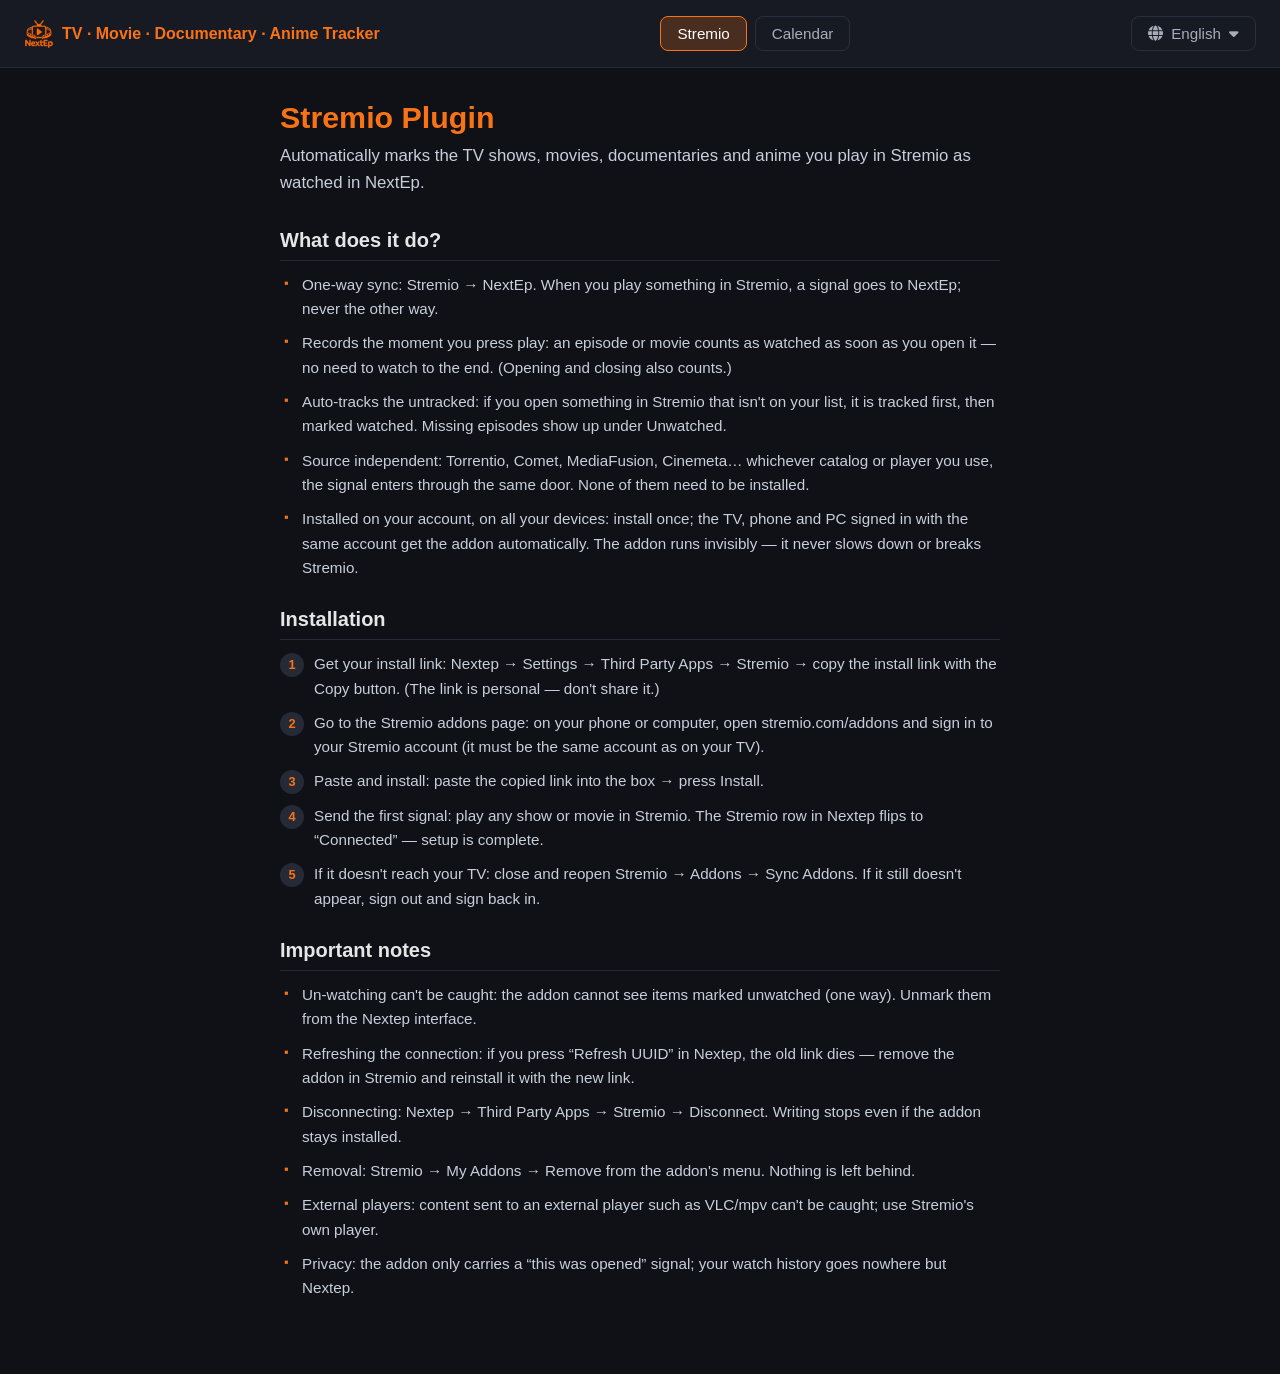
<file: service/nextep-landing.html>
<!DOCTYPE html>
<html lang="en" dir="ltr">
<head>
<meta charset="UTF-8" />
<meta name="viewport" content="width=device-width, initial-scale=1.0" />
<title>NextEp — Stremio Addon & Takvim</title>
<link rel="icon" type="image/png" href="[data-uri]" />
<link rel="apple-touch-icon" href="[data-uri]" />
<link rel="stylesheet" href="https://cdnjs.cloudflare.com/ajax/libs/font-awesome/6.5.1/css/all.min.css" />
<style>
  * { box-sizing: border-box; margin: 0; padding: 0; }
  body {
    font-family: -apple-system, BlinkMacSystemFont, "Segoe UI", Roboto, sans-serif;
    background: #0f1117;
    color: #e6e6e6;
    min-height: 100vh;
  }
  nav {
    display: flex;
    align-items: center;
    justify-content: space-between;
    flex-wrap: wrap;
    gap: 12px;
    padding: 16px 24px;
    background: #171a23;
    border-bottom: 1px solid #262a36;
    position: sticky;
    top: 0;
    z-index: 10;
  }
  .logo { font-size: 1rem; font-weight: 700; color: #f97316; display: flex; align-items: center; gap: 8px; }
  .lp-logo-img { width: 30px; height: 30px; border-radius: 6px; object-fit: cover; }
  .lang-wrap { position: relative; display: inline-block; }
  .tab {
    background: transparent;
    border: 1px solid #2a2f3d;
    color: #aab;
    padding: 8px 16px;
    border-radius: 8px;
    cursor: pointer;
    font-size: 0.95rem;
    transition: all 0.2s;
    display: inline-flex;
    align-items: center;
    gap: 8px;
    font-family: inherit;
  }
  .tab:hover { background: rgba(249, 115, 22, 0.3); border-color: #f97316; color: #fff; }
  .tab.active { background: rgba(249, 115, 22, 0.22); border-color: #f97316; color: #fff; }
  .tabs { display: flex; gap: 8px; }
  .sort-menu {
    position: absolute;
    top: calc(100% + 8px);
    right: 0;
    min-width: 200px;
    background: #1e2230;
    border: 1px solid #3a4050;
    border-radius: 10px;
    padding: 6px;
    box-shadow: 0 10px 24px rgba(0, 0, 0, 0.5);
    display: none;
    z-index: 20;
    max-height: 60vh;
    overflow-y: auto;
  }
  .sort-menu.open { display: block; }
  .sort-item {
    display: flex;
    align-items: center;
    gap: 10px;
    width: 100%;
    padding: 9px 12px;
    background: none;
    border: 1px solid transparent;
    border-radius: 8px;
    color: #c8cdd8;
    font-size: 0.9rem;
    text-align: left;
    cursor: pointer;
    font-family: inherit;
    transition: background 0.15s ease, border-color 0.15s ease, color 0.15s ease;
  }
  .sort-item:hover { background: rgba(249, 115, 22, 0.3); border-color: #f97316; color: #c8cdd8; }
  .sort-item.active { background: rgba(249, 115, 22, 0.3); border-color: #f97316; color: #c8cdd8; }
  main { max-width: 760px; margin: 0 auto; padding: 32px 20px 64px; }
  h1 { color: #f97316; font-size: 1.9rem; margin-bottom: 8px; }
  .tagline { color: #c9cedb; font-size: 1.05rem; line-height: 1.6; margin-bottom: 32px; }
  h2 { color: #e6e6e6; font-size: 1.25rem; margin: 28px 0 12px; padding-bottom: 8px; border-bottom: 1px solid #262a36; }
  ul.feat { list-style: none; padding: 0; }
  ul.feat li { position: relative; padding-left: 22px; margin: 10px 0; color: #c9cedb; font-size: 0.95rem; line-height: 1.6; }
  ul.feat li::before { content: "▪"; position: absolute; left: 4px; top: 0; color: #f97316; font-size: 0.8rem; }
  [dir="rtl"] ul.feat li { padding-left: 0; padding-right: 22px; }
  [dir="rtl"] ul.feat li::before { left: auto; right: 4px; }
  ol.steps { list-style: none; padding: 0; counter-reset: st; }
  ol.steps li { counter-increment: st; margin: 10px 0; padding-left: 34px; position: relative; color: #c9cedb; font-size: 0.95rem; line-height: 1.6; }
  ol.steps li::before {
    content: counter(st); position: absolute; left: 0; top: 1px;
    width: 24px; height: 24px; border-radius: 50%;
    background: #262a36; color: #f97316; font-weight: 700; font-size: 0.8rem;
    display: flex; align-items: center; justify-content: center;
  }
  [dir="rtl"] ol.steps li { padding-left: 0; padding-right: 34px; }
  [dir="rtl"] ol.steps li::before { left: auto; right: 0; }
</style>
</head>
<body>
<nav>
  <div class="logo"><img class="lp-logo-img" src="[data-uri]" alt="NextEp" /><span id="lp-logo-text"></span></div>
  <div class="tabs">
    <button class="tab lp-tab" id="lp-tab-stremio"></button>
    <button class="tab lp-tab" id="lp-tab-calendar"></button>
  </div>
  <div class="lang-wrap">
    <button class="tab" id="lang-btn" aria-haspopup="true"><i class="fa-solid fa-globe"></i><span id="lang-name">English</span><i class="fa-solid fa-caret-down"></i></button>
    <div class="sort-menu" id="lang-menu" role="menu"></div>
  </div>
</nav>
<main>
  <h1 id="lp-h1"></h1>
  <p class="tagline" id="lp-tagline"></p>
  <div id="panel-stremio">
    <h2 id="lp-what-t"></h2>
    <ul class="feat" id="lp-what"></ul>
    <h2 id="lp-install-t"></h2>
    <ol class="steps" id="lp-install"></ol>
    <h2 id="lp-notes-t"></h2>
    <ul class="feat" id="lp-notes"></ul>
  </div>
  <div id="panel-calendar" style="display:none">
    <h2 id="lp-cal-what-t"></h2>
    <ul class="feat" id="lp-cal-what"></ul>
    <h2 id="lp-cal-install-t"></h2>
    <ol class="steps" id="lp-cal-install"></ol>
    <h2 id="lp-cal-notes-t"></h2>
    <ul class="feat" id="lp-cal-notes"></ul>
  </div>
</main>
<script>
var LANGS = [
  ["tr","Türkçe"],["en","English"],["de","Deutsch"],["fr","Français"],
  ["es","Español"],["it","Italiano"],["ru","Русский"],["ar","العربية"],
  ["pt","Português"],["nl","Nederlands"],["pl","Polski"],["ja","日本語"],
  ["ko","한국어"],["zh","中文"]
];
var COUNTRY_LANG = {
  "TR":"tr",
  "US":"en","CA":"en","GB":"en","IE":"en","AU":"en","NZ":"en",
  "DE":"de","AT":"de","CH":"de",
  "FR":"fr",
  "ES":"es","MX":"es","AR":"es","CL":"es","CO":"es","PE":"es","VE":"es","UY":"es","PY":"es","BO":"es","EC":"es","CR":"es","PA":"es","DO":"es","GT":"es","HN":"es","SV":"es","NI":"es","CU":"es",
  "IT":"it",
  "RU":"ru","UA":"ru","BY":"ru","KZ":"ru",
  "SA":"ar","EG":"ar","DZ":"ar","MA":"ar","TN":"ar","LY":"ar","SD":"ar","IQ":"ar","JO":"ar","LB":"ar","SY":"ar","YE":"ar","KW":"ar","QA":"ar","BH":"ar","OM":"ar","MR":"ar",
  "BR":"pt","PT":"pt","AO":"pt","MZ":"pt",
  "NL":"nl","BE":"nl",
  "PL":"pl",
  "JP":"ja",
  "KR":"ko",
  "CN":"zh","TW":"zh","HK":"zh","SG":"zh"
};
var LP = {
tr: {
  tagline: "Stremio'da izlediğin dizi, film, belgesel ve animeleri Nextep'te otomatik izlendi olarak işaretler.",
  what: "Ne işe yarar?",
  w: [
    "Tek yönlü çalışır: Stremio → Nextep. Stremio'da bir şey oynattığında Nextep'e sinyal gider; tersi olmaz.",
    "Açılış anında kaydeder: Bölümü ya da filmi açtığın anda izlendi sayılır, sonuna kadar izlemen gerekmez. (Açıp kapatmak da izlendi sayılır.)",
    "Takipte olmayanı otomatik ekler: Listende olmayan bir şeyi Stremio'da açarsan önce takibe eklenir, sonra izlendi işaretlenir. Eksik bölümler İzlenmemiş'te görünür.",
    "Kaynak bağımsızdır: Torrentio, Comet, MediaFusion, Cinemeta… hangi katalog ya da oynatıcıyı kullanırsan kullan, sinyal aynı kapıdan girer. Bunların kurulu olması gerekmez.",
    "Hesabına kurulur, her cihazına gelir: Bir kez kurarsın; aynı hesapla girişli TV, telefon ve PC eklentiyi otomatik alır. Eklenti görünmez çalışır; oynatmayı yavaşlatmaz, Stremio'yu bozmaz."
  ],
  install: "Kurulum",
  s: [
    "Kurulum linkini al: Nextep → Ayarlar → Third Party Apps → Stremio → kurulum linkini Kopyala butonuyla kopyala. (Link sana özeldir, kimseyle paylaşma.)",
    "Stremio eklenti sayfasına git: Telefonda veya bilgisayarda stremio.com/addons adresini aç ve Stremio hesabına giriş yap (TV'dekiyle aynı hesap olmalı).",
    "Linki yapıştır ve kur: Kopyaladığın linki kutuya yapıştır → Kur / Install düğmesine bas.",
    "İlk sinyali gönder: Stremio'da herhangi bir dizi ya da film aç. Nextep'teki Stremio satırında durum “Bağlı” olur — kurulum tamamdır.",
    "TV'ye gelmediyse: Stremio'yu kapatıp aç → Eklentiler → Sync Addons. Hâlâ gelmediyse çıkış yapıp yeniden giriş yap."
  ],
  notes: "Önemli notlar",
  n: [
    "Geri alma yakalanamaz: İzlenmeyene çevirmeyi eklenti göremez (tek yön). Geri alma Nextep arayüzünden yapılır.",
    "Bağlantı yenileme: Nextep'te “UUID yenile”ye basarsan eski link ölür — Stremio'da eklentiyi kaldırıp yeni linkle yeniden kurman gerekir.",
    "Bağlantıyı kesme: Nextep → Third Party Apps → Stremio → Bağlantıyı kes. Eklenti dursa bile yazma durur.",
    "Kaldırma: Stremio → Eklentilerim → eklentinin menüsünden Kaldır. Geride veri kalmaz.",
    "Harici oynatıcı: VLC/mpv gibi harici oynatıcıya gönderilen içerik yakalanamaz; Stremio'nun kendi oynatıcısını kullan.",
    "Gizlilik: Eklenti yalnızca “şu açıldı” sinyalini taşır; izleme geçmişin Nextep'ten başka yere gitmez."
  ]
},
en: {
  tagline: "Automatically marks the TV shows, movies, documentaries and anime you play in Stremio as watched in NextEp.",
  what: "What does it do?",
  w: [
    "One-way sync: Stremio → NextEp. When you play something in Stremio, a signal goes to NextEp; never the other way.",
    "Records the moment you press play: an episode or movie counts as watched as soon as you open it — no need to watch to the end. (Opening and closing also counts.)",
    "Auto-tracks the untracked: if you open something in Stremio that isn't on your list, it is tracked first, then marked watched. Missing episodes show up under Unwatched.",
    "Source independent: Torrentio, Comet, MediaFusion, Cinemeta… whichever catalog or player you use, the signal enters through the same door. None of them need to be installed.",
    "Installed on your account, on all your devices: install once; the TV, phone and PC signed in with the same account get the addon automatically. The addon runs invisibly — it never slows down or breaks Stremio."
  ],
  install: "Installation",
  s: [
    "Get your install link: Nextep → Settings → Third Party Apps → Stremio → copy the install link with the Copy button. (The link is personal — don't share it.)",
    "Go to the Stremio addons page: on your phone or computer, open stremio.com/addons and sign in to your Stremio account (it must be the same account as on your TV).",
    "Paste and install: paste the copied link into the box → press Install.",
    "Send the first signal: play any show or movie in Stremio. The Stremio row in Nextep flips to “Connected” — setup is complete.",
    "If it doesn't reach your TV: close and reopen Stremio → Addons → Sync Addons. If it still doesn't appear, sign out and sign back in."
  ],
  notes: "Important notes",
  n: [
    "Un-watching can't be caught: the addon cannot see items marked unwatched (one way). Unmark them from the Nextep interface.",
    "Refreshing the connection: if you press “Refresh UUID” in Nextep, the old link dies — remove the addon in Stremio and reinstall it with the new link.",
    "Disconnecting: Nextep → Third Party Apps → Stremio → Disconnect. Writing stops even if the addon stays installed.",
    "Removal: Stremio → My Addons → Remove from the addon's menu. Nothing is left behind.",
    "External players: content sent to an external player such as VLC/mpv can't be caught; use Stremio's own player.",
    "Privacy: the addon only carries a “this was opened” signal; your watch history goes nowhere but Nextep."
  ]
},
de: {
  tagline: "Markiert Serien, Filme, Dokus und Anime, die du in Stremio abspielst, automatisch als gesehen in NextEp.",
  what: "Was kann es?",
  w: [
    "Einweg-Sync: Stremio → NextEp. Wenn du etwas in Stremio abspielst, geht ein Signal an NextEp — niemals umgekehrt.",
    "Zählt ab dem Start: Eine Folge oder ein Film gilt als gesehen, sobald du sie oder ihn öffnest — du musst nicht bis zum Ende schauen. (Öffnen und Schließen zählt auch.)",
    "Fügt Unbekanntes automatisch hinzu: Öffnest du in Stremio etwas, das nicht auf deiner Liste steht, wird es erst getrackt, dann als gesehen markiert. Fehlende Folgen erscheinen unter Ungesehen.",
    "Quellenunabhängig: Torrentio, Comet, MediaFusion, Cinemeta … egal welchen Katalog oder Player du nutzt, das Signal kommt durch dieselbe Tür. Nichts davon muss installiert sein.",
    "Einmal installieren, überall nutzen: Einmal installieren; TV, Handy und PC mit demselben Konto erhalten das Addon automatisch. Das Addon läuft unsichtbar — es bremst Stremio nicht aus und macht nichts kaputt."
  ],
  install: "Installation",
  s: [
    "Installationslink holen: Nextep → Einstellungen → Third Party Apps → Stremio → Link mit der Kopieren-Schaltfläche kopieren. (Der Link ist persönlich — nicht teilen.)",
    "Addons-Seite öffnen: Öffne auf Handy oder PC stremio.com/addons und melde dich bei deinem Stremio-Konto an (dasselbe Konto wie auf dem TV).",
    "Einfügen und installieren: Link ins Feld einfügen → auf Installieren drücken.",
    "Erstes Signal senden: Spiele eine beliebige Serie oder einen Film in Stremio ab. Die Stremio-Zeile in Nextep wechselt auf „Verbunden“ — fertig.",
    "Falls es nicht auf dem TV ankommt: Stremio schließen und neu öffnen → Addons → Sync Addons. Falls immer noch nichts, ab- und wieder anmelden."
  ],
  notes: "Wichtige Hinweise",
  n: [
    "Zurücksetzen wird nicht erkannt: Das Addon sieht nicht, wenn etwas auf ungesehen zurückgesetzt wird (Einweg). Das geht nur über die Nextep-Oberfläche.",
    "Verbindung erneuern: Wer in Nextep auf „UUID erneuern“ drückt, tötet den alten Link — Addon in Stremio entfernen und mit dem neuen Link neu installieren.",
    "Trennen: Nextep → Third Party Apps → Stremio → Trennen. Das Schreiben stoppt, auch wenn das Addon installiert bleibt.",
    "Entfernen: Stremio → Meine Addons → im Menü des Addons auf Entfernen. Es bleibt nichts zurück.",
    "Externe Player: Inhalte an externe Player wie VLC/mpv werden nicht erkannt; nutze Stremios eigenen Player.",
    "Datenschutz: Das Addon überträgt nur ein „wurde geöffnet“-Signal; dein Verlauf geht nirgendwohin außer zu Nextep."
  ]
},
fr: {
  tagline: "Marque automatiquement comme vus dans NextEp les séries, films, documentaires et anime que tu lis dans Stremio.",
  what: "À quoi ça sert ?",
  w: [
    "Synchro à sens unique : Stremio → NextEp. Quand tu lis quelque chose dans Stremio, un signal part vers NextEp ; jamais l'inverse.",
    "Enregistré dès la lecture : un épisode ou un film compte comme vu dès que tu l'ouvres — pas besoin d'aller jusqu'au bout. (Ouvrir puis fermer compte aussi.)",
    "Ajout automatique des inconnus : si tu ouvres dans Stremio quelque chose qui n'est pas dans ta liste, c'est d'abord suivi, puis marqué vu. Les épisodes manquants apparaissent dans Non vus.",
    "Indépendant des sources : Torrentio, Comet, MediaFusion, Cinemeta… quel que soit le catalogue ou le lecteur utilisé, le signal entre par la même porte. Aucun n'a besoin d'être installé.",
    "Installé sur ton compte, sur tous tes appareils : installe une fois ; la TV, le téléphone et le PC connectés au même compte reçoivent l'addon automatiquement. L'addon tourne invisiblement — il ne ralentit ni ne casse Stremio."
  ],
  install: "Installation",
  s: [
    "Récupère ton lien : Nextep → Paramètres → Third Party Apps → Stremio → copie le lien avec le bouton Copier. (Le lien est personnel — ne le partage pas.)",
    "Va sur la page des addons : sur téléphone ou PC, ouvre stremio.com/addons et connecte-toi à ton compte Stremio (le même que sur ta TV).",
    "Colle et installe : colle le lien dans le champ → appuie sur Installer.",
    "Envoie le premier signal : lis n'importe quelle série ou film dans Stremio. La ligne Stremio dans Nextep passe à « Connecté » — c'est terminé.",
    "Si ça n'arrive pas sur ta TV : ferme puis rouvre Stremio → Extensions → Sync Addons. Sinon, déconnecte-toi puis reconnecte-toi."
  ],
  notes: "Notes importantes",
  n: [
    "Le « non vu » n'est pas détecté : l'addon ne voit pas quand quelque chose repasse en non vu (sens unique). Fais-le depuis l'interface Nextep.",
    "Renouveler la connexion : si tu appuies sur « Régénérer l'UUID » dans Nextep, l'ancien lien meurt — supprime l'addon dans Stremio et réinstalle-le avec le nouveau lien.",
    "Déconnexion : Nextep → Third Party Apps → Stremio → Déconnecter. L'écriture s'arrête même si l'addon reste installé.",
    "Suppression : Stremio → Mes extensions → Supprimer dans le menu de l'extension. Il ne reste rien.",
    "Lecteurs externes : le contenu envoyé vers un lecteur externe comme VLC/mpv n'est pas détecté ; utilise le lecteur intégré de Stremio.",
    "Confidentialité : l'addon ne transporte qu'un signal « ceci a été ouvert » ; ton historique ne va nulle part ailleurs que vers Nextep."
  ]
},
es: {
  tagline: "Marca automáticamente como vistos en NextEp las series, películas, documentales y anime que reproduces en Stremio.",
  what: "¿Para qué sirve?",
  w: [
    "Sincronización unidireccional: Stremio → NextEp. Cuando reproduces algo en Stremio, una señal va a NextEp; nunca al revés.",
    "Registra al darle a reproducir: un episodio o película cuenta como visto en cuanto lo abres, sin verlo hasta el final. (Abrir y cerrar también cuenta.)",
    "Añade lo desconocido automáticamente: si abres en Stremio algo que no está en tu lista, primero se sigue y luego se marca visto. Los episodios pendientes aparecen en No vistos.",
    "Independiente de la fuente: Torrentio, Comet, MediaFusion, Cinemeta… uses el catálogo o reproductor que uses, la señal entra por la misma puerta. No hace falta tenerlos instalados.",
    "Instalado en tu cuenta, en todos tus dispositivos: instala una vez; la TV, el teléfono y el PC con la misma cuenta reciben el addon automáticamente. Funciona de forma invisible: no ralentiza ni rompe Stremio."
  ],
  install: "Instalación",
  s: [
    "Consigue tu enlace: Nextep → Ajustes → Third Party Apps → Stremio → copia el enlace con el botón Copiar. (El enlace es personal, no lo compartas.)",
    "Ve a la página de addons: en el teléfono o PC abre stremio.com/addons e inicia sesión en tu cuenta de Stremio (la misma que en tu TV).",
    "Pega e instala: pega el enlace en el cuadro → pulsa Instalar.",
    "Envía la primera señal: reproduce cualquier serie o película en Stremio. La fila de Stremio en Nextep pasa a «Conectado» — listo.",
    "Si no llega a tu TV: cierra y abre Stremio → Addons → Sync Addons. Si sigue sin aparecer, cierra sesión y vuelve a entrar."
  ],
  notes: "Notas importantes",
  n: [
    "El «no visto» no se detecta: el addon no ve cuando algo vuelve a no visto (unidireccional). Hazlo desde la interfaz de Nextep.",
    "Renovar la conexión: si pulsas «Regenerar UUID» en Nextep, el enlace viejo muere; elimina el addon en Stremio y reinstálalo con el nuevo enlace.",
    "Desconectar: Nextep → Third Party Apps → Stremio → Desconectar. La escritura se detiene aunque el addon siga instalado.",
    "Eliminar: Stremio → Mis addons → Eliminar en el menú del addon. No queda nada.",
    "Reproductores externos: lo enviado a un reproductor externo como VLC/mpv no se detecta; usa el reproductor propio de Stremio.",
    "Privacidad: el addon solo lleva una señal de «esto se abrió»; tu historial no va a ningún sitio salvo a Nextep."
  ]
},
it: {
  tagline: "Segna automaticamente come visti in NextEp le serie, i film, i documentari e gli anime che riproduci in Stremio.",
  what: "A cosa serve?",
  w: [
    "Sincronizzazione unidirezionale: Stremio → NextEp. Quando riproduci qualcosa in Stremio, un segnale va a NextEp; mai il contrario.",
    "Registra all'avvio: un episodio o un film conta come visto appena lo apri, senza arrivare alla fine. (Aprire e chiudere conta comunque.)",
    "Aggiunge da solo gli sconosciuti: se apri in Stremio qualcosa che non è nella tua lista, viene prima seguito e poi segnato come visto. Gli episodi mancanti compaiono in Da vedere.",
    "Indipendente dalle fonti: Torrentio, Comet, MediaFusion, Cinemeta… qualunque catalogo o player usi, il segnale entra dalla stessa porta. Non serve averli installati.",
    "Installato sul tuo account, su tutti i dispositivi: installa una volta; TV, telefono e PC con lo stesso account ricevono l'addon automaticamente. Gira invisibile: non rallenta né rompe Stremio."
  ],
  install: "Installazione",
  s: [
    "Prendi il tuo link: Nextep → Impostazioni → Third Party Apps → Stremio → copia il link col pulsante Copia. (Il link è personale, non condividerlo.)",
    "Vai alla pagina degli addon: su telefono o PC apri stremio.com/addons e accedi al tuo account Stremio (lo stesso della TV).",
    "Incolla e installa: incolla il link nel campo → premi Installa.",
    "Invia il primo segnale: riproduci una serie o un film qualsiasi in Stremio. La riga Stremio in Nextep passa a «Connesso» — fatto.",
    "Se non arriva sulla TV: chiudi e riapri Stremio → Addon → Sync Addons. Se ancora nulla, esci e rientra."
  ],
  notes: "Note importanti",
  n: [
    "Il «non visto» non viene rilevato: l'addon non vede quando qualcosa torna non visto (senso unico). Fallo dall'interfaccia Nextep.",
    "Rinnovo connessione: se premi «Rigenera UUID» in Nextep, il vecchio link muore — rimuovi l'addon in Stremio e reinstallalo col nuovo link.",
    "Disconnessione: Nextep → Third Party Apps → Stremio → Disconnetti. La scrittura si ferma anche se l'addon resta installato.",
    "Rimozione: Stremio → I miei addon → Rimuovi dal menu dell'addon. Non resta nulla.",
    "Player esterni: ciò che va a un player esterno come VLC/mpv non viene rilevato; usa il player integrato di Stremio.",
    "Privacy: l'addon trasporta solo un segnale «questo è stato aperto»; la tua cronologia non va da nessun'altra parte che a Nextep."
  ]
},
ru: {
  tagline: "Автоматически отмечает как просмотренные в NextEp сериалы, фильмы, документальные и аниме, которые ты смотришь в Stremio.",
  what: "Зачем это нужно?",
  w: [
    "Односторонняя синхронизация: Stremio → NextEp. Когда ты что-то запускаешь в Stremio, сигнал уходит в NextEp; обратно — никогда.",
    "Фиксирует в момент запуска: эпизод или фильм считается просмотренным сразу при открытии — досматривать до конца не нужно. (Открыть и закрыть — тоже считается.)",
    "Сам добавляет неизвестное: открыл в Stremio то, чего нет в списке, — сначала оно встанет на отслеживание, потом отметится просмотренным. Недостающие эпизоды появятся в «Непросмотренном».",
    "Не зависит от источников: Torrentio, Comet, MediaFusion, Cinemeta… каким бы каталогом или плеером ты ни пользовался, сигнал входит в одну дверь. Устанавливать их не нужно.",
    "Ставится на аккаунт — появляется на всех устройствах: установи один раз; ТВ, телефон и ПК с тем же аккаунтом получат аддон автоматически. Аддон работает невидимо — не тормозит и не ломает Stremio."
  ],
  install: "Установка",
  s: [
    "Возьми свою ссылку: Nextep → Настройки → Third Party Apps → Stremio → скопируй ссылку кнопкой «Копировать». (Ссылка личная — никому не давай.)",
    "Открой страницу аддонов: на телефоне или ПК открой stremio.com/addons и войди в свой аккаунт Stremio (тот же, что на ТВ).",
    "Вставь и установи: вставь ссылку в поле → нажми «Установить».",
    "Отправь первый сигнал: запусти любой сериал или фильм в Stremio. Строка Stremio в Nextep станет «Подключено» — готово.",
    "Если на ТВ не пришло: закрой и открой Stremio → Аддоны → Sync Addons. Если всё равно нет — выйди из аккаунта и войди снова."
  ],
  notes: "Важные замечания",
  n: [
    "Снятие отметки не отслеживается: аддон не видит, когда что-то снова стало непросмотренным (односторонняя связь). Делай это в интерфейсе Nextep.",
    "Обновление подключения: нажмёшь «Обновить UUID» в Nextep — старая ссылка умрёт: удали аддон в Stremio и установи заново по новой ссылке.",
    "Отключение: Nextep → Third Party Apps → Stremio → «Отключить». Запись остановится, даже если аддон останется.",
    "Удаление: Stremio → Мои аддоны → «Удалить» в меню аддона. Ничего не останется.",
    "Внешние плееры: отправленное во внешний плеер вроде VLC/mpv не фиксируется; используй встроенный плеер Stremio.",
    "Приватность: аддон несёт только сигнал «это открыли»; твоя история просмотров идёт только в NextEp."
  ]
},
ar: {
  tagline: "يُعلِّم تلقائيًا كمشاهَد في NextEp المسلسلات والأفلام والوثائقيات والأنمي التي تشغّلها في Stremio.",
  what: "ما فائدته؟",
  w: [
    "مزامنة باتجاه واحد: من Stremio إلى NextEp. عندما تشغّل شيئًا في Stremio تذهب إشارة إلى NextEp، ولا يحدث العكس أبدًا.",
    "يُسجَّل لحظة التشغيل: تُحتسب الحلقة أو الفيلم كمشاهَد بمجرد فتحها، ولا حاجة للمشاهدة حتى النهاية. (الفتح ثم الإغلاق يُحتسب أيضًا.)",
    "يضيف المجهول تلقائيًا: إذا فتحت في Stremio شيئًا ليس في قائمتك، يُضاف إلى المتابعة أولًا ثم يُعلَّم كمشاهَد. تظهر الحلقات الناقصة في «غير المشاهَد».",
    "مستقل عن المصادر: Torrentio وComet وMediaFusion وCinemeta… أيًّا كان الكتالوج أو المشغّل الذي تستخدمه، تدخل الإشارة من الباب نفسه. ولا حاجة لتثبيت أيٍّ منها.",
    "يُثبَّت على حسابك فيصل إلى كل أجهزتك: ثبِّته مرة واحدة؛ التلفاز والهاتف والحاسوب المسجَّلة بالحساب نفسه تحصل على الإضافة تلقائيًا. تعمل الإضافة بخفاء — لا تُبطئ Stremio ولا تُعطّله."
  ],
  install: "التثبيت",
  s: [
    "احصل على رابطك: في Nextep افتح الإعدادات ثم Third Party Apps ثم Stremio ثم انسخ رابط التثبيت بزر النسخ. (الرابط شخصي — لا تشاركه.)",
    "افتح صفحة الإضافات: على الهاتف أو الحاسوب افتح stremio.com/addons وسجّل الدخول إلى حساب Stremio الخاص بك (يجب أن يكون الحساب نفسه الموجود على التلفاز).",
    "الصق وثبِّت: الصق الرابط المنسوخ في المربع ثم اضغط تثبيت.",
    "أرسل الإشارة الأولى: شغّل أي مسلسل أو فيلم في Stremio. سيتحول سطر Stremio في Nextep إلى «متصل» — اكتمل الإعداد.",
    "إذا لم يصل إلى التلفاز: أغلق Stremio وأعد فتحه ثم الإضافات ثم Sync Addons. إذا لم يظهر بعد، سجّل الخروج ثم سجّل الدخول مجددًا."
  ],
  notes: "ملاحظات مهمة",
  n: [
    "إلغاء المشاهدة لا يُرصد: لا ترى الإضافة عندما يعود شيء إلى غير مشاهَد (اتجاه واحد). افعل ذلك من واجهة Nextep.",
    "تجديد الاتصال: إذا ضغطت «تجديد UUID» في Nextep مات الرابط القديم — احذف الإضافة في Stremio وأعد تثبيتها بالرابط الجديد.",
    "قطع الاتصال: في Nextep افتح الإعدادات ثم Third Party Apps ثم Stremio ثم قطع الاتصال. تتوقف الكتابة حتى لو بقيت الإضافة مثبّتة.",
    "الحذف: في Stremio افتح إضافاتي ثم حذف من قائمة الإضافة. لا يبقى أي أثر.",
    "المشغّلات الخارجية: المحتوى المُرسَل إلى مشغّل خارجي مثل VLC/mpv لا يُرصد؛ استخدم مشغّل Stremio المدمج.",
    "الخصوصية: لا تحمل الإضافة سوى إشارة «تم فتح هذا»؛ سجل مشاهدتك لا يذهب إلى أي مكان سوى Nextep."
  ]
},
pt: {
  tagline: "Marca automaticamente como vistos no NextEp as séries, filmes, documentários e anime que reproduzes no Stremio.",
  what: "Para que serve?",
  w: [
    "Sincronização unidirecional: Stremio → NextEp. Quando reproduzes algo no Stremio, um sinal vai para o NextEp; nunca o contrário.",
    "Regista no momento em que carregas em reproduzir: um episódio ou filme conta como visto assim que o abres, sem precisar ver até ao fim. (Abrir e fechar também conta.)",
    "Adiciona o desconhecido sozinho: se abrires no Stremio algo que não está na tua lista, primeiro passa a ser seguido e depois é marcado como visto. Os episódios em falta aparecem em Não vistos.",
    "Independente da fonte: Torrentio, Comet, MediaFusion, Cinemeta… uses o catálogo ou leitor que usares, o sinal entra pela mesma porta. Não precisas de ter nenhum instalado.",
    "Instalado na tua conta, em todos os teus dispositivos: instala uma vez; a TV, o telemóvel e o PC com a mesma conta recebem o addon automaticamente. Funciona de forma invisível: não atrasa nem estraga o Stremio."
  ],
  install: "Instalação",
  s: [
    "Obtém o teu link: Nextep → Definições → Third Party Apps → Stremio → copia o link com o botão Copiar. (O link é pessoal, não o partilhes.)",
    "Vai à página de addons: no telemóvel ou PC abre stremio.com/addons e inicia sessão na tua conta Stremio (tem de ser a mesma da tua TV).",
    "Cola e instala: cola o link na caixa → prime Instalar.",
    "Envia o primeiro sinal: reproduz qualquer série ou filme no Stremio. A linha do Stremio no Nextep passa a «Ligado» — está pronto.",
    "Se não chegar à TV: fecha e abre o Stremio → Addons → Sync Addons. Se mesmo assim nada, termina sessão e entra de novo."
  ],
  notes: "Notas importantes",
  n: [
    "O «não visto» não é detetado: o addon não vê quando algo volta a não visto (sentido único). Faz isso na interface do Nextep.",
    "Renovar a ligação: se carregares em «Regenerar UUID» no Nextep, o link antigo morre — remove o addon no Stremio e reinstala-o com o novo link.",
    "Desligar: Nextep → Third Party Apps → Stremio → Desligar. A escrita para mesmo que o addon fique instalado.",
    "Remover: Stremio → Os meus addons → Remover no menu do addon. Não fica nada.",
    "Leitores externos: o conteúdo enviado para um leitor externo como VLC/mpv não é detetado; usa o leitor próprio do Stremio.",
    "Privacidade: o addon só transporta um sinal de «isto foi aberto»; o teu histórico não vai para mais lado nenhum além do Nextep."
  ]
},
nl: {
  tagline: "Markeert automatisch als bekeken in NextEp de series, films, documentaires en anime die je in Stremio afspeelt.",
  what: "Wat doet het?",
  w: [
    "Eénrichtingssync: Stremio → NextEp. Als je iets in Stremio afspeelt, gaat er een signaal naar NextEp; nooit andersom.",
    "Registreert zodra je op play drukt: een aflevering of film telt als bekeken zodra je hem opent — je hoeft niet tot het einde te kijken. (Openen en sluiten telt ook.)",
    "Voegt onbekende titels automatisch toe: open je in Stremio iets dat niet op je lijst staat, dan wordt het eerst gevolgd en daarna als bekeken gemarkeerd. Missende afleveringen verschijnen bij Ongekeken.",
    "Brononafhankelijk: Torrentio, Comet, MediaFusion, Cinemeta… welke catalogus of speler je ook gebruikt, het signaal komt door dezelfde deur binnen. Niets daarvan hoeft geïnstalleerd te zijn.",
    "Geïnstalleerd op je account, op al je apparaten: één keer installeren; tv, telefoon en pc met hetzelfde account krijgen de addon automatisch. De addon draait onzichtbaar — hij vertraagt of breekt Stremio niet."
  ],
  install: "Installatie",
  s: [
    "Pak je installatielink: Nextep → Instellingen → Third Party Apps → Stremio → kopieer de link met de knop Kopiëren. (De link is persoonlijk — deel hem niet.)",
    "Ga naar de addon-pagina: open op telefoon of pc stremio.com/addons en log in op je Stremio-account (hetzelfde account als op je tv).",
    "Plakken en installeren: plak de link in het vak → druk op Installeren.",
    "Stuur het eerste signaal: speel een serie of film af in Stremio. De Stremio-regel in Nextep springt op «Verbonden» — klaar.",
    "Komt het niet op je tv aan: sluit Stremio en open opnieuw → Add-ons → Sync Addons. Nog steeds niets? Log uit en weer in."
  ],
  notes: "Belangrijke opmerkingen",
  n: [
    "Terugzetten naar onbekeken wordt niet gezien: de addon ziet niet wanneer iets weer onbekeken wordt (één richting). Doe dat vanuit de Nextep-interface.",
    "Verbinding vernieuwen: druk je in Nextep op «UUID vernieuwen», dan sterft de oude link — verwijder de addon in Stremio en installeer opnieuw met de nieuwe link.",
    "Verbreken: Nextep → Third Party Apps → Stremio → Verbreken. Het schrijven stopt, ook als de addon geïnstalleerd blijft.",
    "Verwijderen: Stremio → Mijn add-ons → Verwijderen in het menu van de addon. Er blijft niets achter.",
    "Externe spelers: content naar een externe speler zoals VLC/mpv wordt niet gezien; gebruik de eigen speler van Stremio.",
    "Privacy: de addon draagt alleen een signaal «dit is geopend»; je kijkgeschiedenis gaat nergens heen behalve naar NextEp."
  ]
},
pl: {
  tagline: "Automatycznie oznacza jako obejrzane w NextEp seriale, filmy, dokumenty i anime, które odtwarzasz w Stremio.",
  what: "Do czego to służy?",
  w: [
    "Synchronizacja jednokierunkowa: Stremio → NextEp. Gdy coś odtwarzasz w Stremio, sygnał idzie do NextEp; nigdy odwrotnie.",
    "Zapisuje w momencie startu: odcinek lub film liczy się jako obejrzany, gdy tylko go otworzysz — nie musisz oglądać do końca. (Otwarcie i zamknięcie też się liczy.)",
    "Sam dodaje nieznane: otworzysz w Stremio coś spoza listy — najpierw trafi na obserwowane, potem zostanie oznaczone jako obejrzane. Brakujące odcinki pojawią się w Nieobejrzanych.",
    "Niezależne od źródeł: Torrentio, Comet, MediaFusion, Cinemeta… z jakiego katalogu czy odtwarzacza korzystasz, sygnał wchodzi tymi samymi drzwiami. Nic z tego nie musi być zainstalowane.",
    "Instalowane na koncie — trafia na wszystkie urządzenia: zainstaluj raz; TV, telefon i PC z tym samym kontem dostaną dodatek automatycznie. Dodatek działa niewidzialnie — nie spowalnia ani nie psuje Stremio."
  ],
  install: "Instalacja",
  s: [
    "Weź swój link: Nextep → Ustawienia → Third Party Apps → Stremio → skopiuj link przyciskiem Kopiuj. (Link jest osobisty — nikomu go nie dawaj.)",
    "Otwórz stronę dodatków: na telefonie lub PC otwórz stremio.com/addons i zaloguj się na konto Stremio (to samo co na TV).",
    "Wklej i zainstaluj: wklej link w pole → naciśnij Instaluj.",
    "Wyślij pierwszy sygnał: odtwórz dowolny serial lub film w Stremio. Wiersz Stremio w Nextep zmieni się na „Połączono” — gotowe.",
    "Jeśli nie dotarło na TV: zamknij i otwórz Stremio → Dodatki → Sync Addons. Jeśli nadal nic — wyloguj się i zaloguj ponownie."
  ],
  notes: "Ważne uwagi",
  n: [
    "Cofnięcie do nieobejrzanych nie jest wykrywane: dodatek nie widzi, gdy coś wraca do nieobejrzanych (jeden kierunek). Rób to w interfejsie Nextep.",
    "Odświeżenie połączenia: naciśniesz „Odśwież UUID” w Nextep — stary link umiera: usuń dodatek w Stremio i zainstaluj ponownie nowym linkiem.",
    "Rozłączenie: Nextep → Third Party Apps → Stremio → Rozłącz. Zapis stanie, nawet jeśli dodatek zostanie.",
    "Usunięcie: Stremio → Moje dodatki → Usuń w menu dodatku. Nic nie zostaje.",
    "Zewnętrzne odtwarzacze: treści wysłane do zewnętrznego odtwarzacza jak VLC/mpv nie są wykrywane; używaj wbudowanego odtwarzacza Stremio.",
    "Prywatność: dodatek niesie tylko sygnał „to otwarto”; twoja historia nie idzie nigdzie poza NextEp."
  ]
},
ja: {
  tagline: "Stremioで再生したドラマ・映画・ドキュメンタリー・アニメを、NextEpで自動的に視聴済みにする。",
  what: "できること",
  w: [
    "一方通行の同期:Stremio → NextEp。Stremioで再生するとNextEpに信号が送られる。逆方向はない。",
    "再生開始と同時に記録:エピソードや映画は開いた時点で視聴済みになる。最後まで見る必要はない。(開いて閉じるだけでもカウントされる。)",
    "未登録作品は自動で追加:リストにない作品をStremioで開くと、先にトラッキング登録され、次に視聴済みになる。未視聴のエピソードは「未視聴」に表示される。",
    "ソースに依存しない:Torrentio・Comet・MediaFusion・Cinemeta…どのカタログやプレイヤーを使っても、信号は同じ入口から入る。これらをインストールする必要はない。",
    "アカウントに紐づき全デバイスへ:一度インストールすれば、同じアカウントのTV・スマホ・PCに自動で入る。アドオンは不可視で動作し、Stremioを重くしたり壊したりしない。"
  ],
  install: "インストール手順",
  s: [
    "リンクを取得:Nextep → 設定 → Third Party Apps → Stremio → コピーボタンでリンクをコピーする。(リンクは個人専用。他人と共有しないこと。)",
    "アドオンページを開く:スマホやPCで stremio.com/addons を開き、Stremioアカウントにログインする(TVと同じアカウントであること)。",
    "貼り付けてインストール:コピーしたリンクを欄に貼り付け → インストールを押す。",
    "最初の信号を送る:Stremioでドラマや映画を再生する。NextepのStremio行が「接続済み」になれば完了。",
    "TVに届かない場合:Stremioを再起動 → アドオン → Sync Addons。それでもダメならログアウトして再ログインする。"
  ],
  notes: "重要な注意",
  n: [
    "未視聴への戻しは検知できない:アドオンは未視聴に戻されたことを検知できない(一方通行)。戻す操作はNextepの画面で行うこと。",
    "接続の更新:Nextepで「UUIDを更新」を押すと古いリンクは無効になる。Stremio側でアドオンを削除し、新しいリンクで再インストールすること。",
    "切断:Nextep → Third Party Apps → Stremio → 切断。アドオンが残っていても書き込みは止まる。",
    "削除:Stremio → マイアドオン → アドオンのメニューから削除。何も残らない。",
    "外部プレイヤー:VLC/mpvなどの外部プレイヤーに送った再生は検知できない。Stremio内蔵プレイヤーを使うこと。",
    "プライバシー:アドオンが運ぶのは「これが開かれた」という信号のみ。視聴履歴はNextEp以外どこにも送られない。"
  ]
},
ko: {
  tagline: "Stremio에서 재생한 드라마·영화·다큐멘터리·애니메이션을 NextEp에서 자동으로 시청 완료 처리한다.",
  what: "기능",
  w: [
    "단방향 동기화:Stremio → NextEp. Stremio에서 재생하면 NextEp으로 신호가 간다. 반대 방향은 없다.",
    "재생 시작과 동시에 기록:에피소드나 영화는 여는 순간 시청 완료가 된다. 끝까지 볼 필요가 없다.(열고 닫기만 해도 카운트된다.)",
    "미등록 작품은 자동 추가:목록에 없는 작품을 Stremio에서 열면 먼저 추적 등록된 뒤 시청 완료가 된다. 빠진 에피소드는 ‘미시청’에 표시된다.",
    "소스에 의존하지 않음:Torrentio·Comet·MediaFusion·Cinemeta… 어떤 카탈로그나 플레이어를 써도 신호는 같은 입구로 들어온다. 이것들을 설치할 필요가 없다.",
    "계정에 설치되어 모든 기기로:한 번 설치하면 같은 계정의 TV·휴대폰·PC에 자동으로 들어간다. 애드온은 눈에 보이지 않게 동작하며 Stremio를 느리게 하거나 고장내지 않는다."
  ],
  install: "설치 방법",
  s: [
    "링크 가져오기:Nextep → 설정 → Third Party Apps → Stremio → 복사 버튼으로 링크를 복사한다.(링크는 개인 전용이므로 공유하지 말 것.)",
    "애드온 페이지 열기:휴대폰이나 PC에서 stremio.com/addons 를 열고 Stremio 계정으로 로그인한다(TV와 같은 계정이어야 함).",
    "붙여넣고 설치:복사한 링크를 칸에 붙여넣고 → 설치를 누른다.",
    "첫 신호 보내기:Stremio에서 드라마나 영화를 재생한다. Nextep의 Stremio 행이 ‘연결됨’이 되면 완료.",
    "TV에 도착하지 않으면:Stremio를 다시 시작 → 애드온 → Sync Addons. 그래도 안 되면 로그아웃 후 다시 로그인한다."
  ],
  notes: "중요 사항",
  n: [
    "미시청으로 되돌리기는 감지 불가:애드온은 미시청으로 바뀐 것을 감지할 수 없다(단방향). 되돌리기는 Nextep 화면에서 할 것.",
    "연결 갱신:Nextep에서 ‘UUID 갱신’을 누르면 기존 링크가 무효가 된다. Stremio에서 애드온을 삭제하고 새 링크로 다시 설치할 것.",
    "연결 끊기:Nextep → Third Party Apps → Stremio → 연결 끊기. 애드온이 남아 있어도 쓰기는 멈춘다.",
    "삭제:Stremio → 내 애드온 → 애드온 메뉴에서 삭제. 아무것도 남지 않는다.",
    "외부 플레이어:VLC/mpv 같은 외부 플레이어로 보낸 재생은 감지 불가. Stremio 내장 플레이어를 사용할 것.",
    "개인정보:애드온이 운반하는 것은 ‘이것이 열렸다’는 신호뿐이다. 시청 기록은 NextEp 외 어디에도 가지 않는다."
  ]
},
zh: {
  tagline: "自动将你在 Stremio 中播放的剧集、电影、纪录片和动漫标记为 NextEp 中的已看。",
  what: "有什么用？",
  w: [
    "单向同步：Stremio → NextEp。在 Stremio 中播放内容时，会向 NextEp 发送信号；绝不会反向。",
    "点开即记录：剧集或电影打开的瞬间即计为已看，无需看到结尾。（打开再关闭也算。）",
    "自动收录未知内容：在 Stremio 中打开不在列表中的内容，会先加入追踪，再标记为已看。缺失的剧集会显示在“未看”中。",
    "不依赖来源：Torrentio、Comet、MediaFusion、Cinemeta……无论使用哪个目录或播放器，信号都从同一个入口进入。无需安装其中任何一个。",
    "安装到账号，同步所有设备：安装一次；登录同一账号的电视、手机和电脑会自动获得该插件。插件隐形运行，不会拖慢或破坏 Stremio。"
  ],
  install: "安装步骤",
  s: [
    "获取链接：Nextep → 设置 → Third Party Apps → Stremio → 用复制按钮复制安装链接。（链接是个人专用的，请勿分享。）",
    "打开插件页面：在手机或电脑上打开 stremio.com/addons 并登录你的 Stremio 账号（必须与电视上是同一账号）。",
    "粘贴并安装：将复制的链接粘贴到输入框 → 点击安装。",
    "发送首次信号：在 Stremio 中播放任意剧集或电影。Nextep 中的 Stremio 行变为“已连接”即表示完成。",
    "如果电视上没有：重启 Stremio → 插件 → Sync Addons。若仍无，请退出登录后重新登录。"
  ],
  notes: "重要说明",
  n: [
    "无法捕捉取消标记：插件看不到内容被改回未看（单向）。请在 Nextep 界面中操作。",
    "刷新连接：在 Nextep 中点击“刷新 UUID”后旧链接即失效——请在 Stremio 中删除插件，再用新链接重新安装。",
    "断开连接：Nextep → Third Party Apps → Stremio → 断开连接。即使插件仍在，写入也会停止。",
    "卸载：Stremio → 我的插件 → 在插件菜单中选择删除。不留任何残留。",
    "外部播放器：发送到 VLC/mpv 等外部播放器的内容无法捕捉；请使用 Stremio 内置播放器。",
    "隐私：插件只传递“打开了这个”信号；你的观看记录只会去往 NextEp，不会去别处。"
  ]
}
};

// ---- Takvim sekmesi (1.85): ayni sema (Ne ise yarar? / Kurulum / Onemli notlar) ----
var LPC = {
tr: {
  logo_text: "Dizi · Film · Belgesel · Anime Takip",
  tab_stremio: "Stremio", tab_calendar: "Takvim",
  h1_stremio: "Stremio Plugin",
  h1_calendar: "Takvim Aboneliği",
  cal_tagline: "Takip ettiğin dizilerin, belgesellerin, animelerin yayınlanacak bölümleri ve filmlerin vizyon tarihleri kişisel takvim adresinle Google/Apple Takvim'e otomatik düşer.",
  cal_what: "Ne işe yarar?",
  cal_w: [
    "Yaklaşan bölümler takviminde görünür: dizi ve belgesel dizilerinin yayınlanacak bölümleri, animelerin bölümleri ve filmlerin vizyon tarihleri tek takvimde toplanır.",
    "Geçmiş kendiliğinden temizlenir: yalnız bugün ve sonrası gönderilir; yayınlanan bölümler takvimden kalkar.",
    "Arşiv ve izlenmişler: arşivlediklerin takvime eklenmez; İzlenmişler'e taşıdıkların yeni bölümü varsa görünür.",
    "Hatırlatıcı: her olaya yayından 1 gün önce hatırlatıcı eklenir (Apple Takvim otomatik uygular; Google'da takvimin bildirimlerini açman gerekir).",
    "Kişiye özel ve bağımsız: adres yalnız sana özeldir; istediğin kadar cihaza ekleyebilirsin. Uygulama kapalı olsa da takvim güncellenir."
  ],
  cal_install: "Kurulum",
  cal_s: [
    "Adresi al: Nextep → Ayarlar → Third Party Apps → Takvim (ICS) → adresi Kopyala butonuyla kopyala. (Adres sana özeldir, kimseyle paylaşma.)",
    "Google Takvim: sol menüden Diğer takvimler → + → “URL ile ekle” → adresi yapıştır → Takvim ekle.",
    "Apple Takvim: Ayarlar → Takvim → Hesaplar → Hesap Ekle → Diğer → Takvim Aboneliği Ekle → adresi yapıştır → Kaydet.",
    "Google'da hatırlatıcı: Takvim ayarları → ilgili takvim → Etkinlik bildirimleri → “1 gün önce” ekle.",
    "Kontrol: takvimde bir sonraki bölümü gör. Görünmüyorsa mobilde ☰ → Diğer takvimler → NextEp kutusunu işaretle."
  ],
  cal_notes: "Önemli notlar",
  cal_n: [
    "Güncelleme gecikmesi: Google abone takvimleri ~12-24 saatte yeniler; web'de ⟳ (Şimdi yenile) ile hemen çekebilirsin.",
    "Mobil görünürlük: Google mobil uygulaması abone takvimleri kapalı gösterebilir → ☰ → Diğer takvimler → NextEp işaretle.",
    "Yenile: yeni adres üretir; eski adres ölür — takvime yeni adresi eklemen gerekir.",
    "Kes: adres geçersiz olur; abone takvim güncellenmeyi durdurur.",
    "Saatler: saatli olaylar bölümün yayın saatinde görünür; yayın saati bilinmeyenler tüm gün işaretlenir.",
    "Gizlilik: adres yalnız yapım adı, bölüm ve tarih taşır; başka bilgi gitmez."
  ]
},
en: {
  logo_text: "TV · Movie · Documentary · Anime Tracker",
  tab_stremio: "Stremio", tab_calendar: "Calendar",
  h1_stremio: "Stremio Plugin",
  h1_calendar: "Calendar Subscription",
  cal_tagline: "Upcoming episodes of the shows, documentaries and anime you follow, plus movie release dates, drop into Google/Apple Calendar automatically via your personal calendar address.",
  cal_what: "What does it do?",
  cal_w: [
    "Upcoming episodes appear in your calendar: upcoming episodes of shows and documentary series, anime episodes and movie release dates are collected in a single calendar.",
    "The past clears itself: only today and later are sent; aired episodes disappear from the calendar.",
    "Archive and watched: archived titles are not added; titles moved to Watched appear if they have a new episode.",
    "Reminder: every event gets a reminder 1 day before airing (Apple Calendar applies it automatically; in Google you must enable the calendar's notifications).",
    "Personal and independent: the address is yours alone; add it to as many devices as you like. The calendar keeps updating even when the app is closed."
  ],
  cal_install: "Setup",
  cal_s: [
    "Get the address: NextEp → Settings → Third Party Apps → Calendar (ICS) → copy it with the Copy button. (The address is personal — don't share it.)",
    "Google Calendar: in the left menu, Other calendars → + → “From URL” → paste the address → Add calendar.",
    "Apple Calendar: Settings → Calendar → Accounts → Add Account → Other → Add Subscribed Calendar → paste the address → Save.",
    "Reminders in Google: Calendar settings → the calendar → Event notifications → add “1 day before”.",
    "Check: you should see the next episode in your calendar. If not, on mobile tap ☰ → Other calendars → tick NextEp."
  ],
  cal_notes: "Important notes",
  cal_n: [
    "Refresh lag: Google refreshes subscribed calendars every ~12–24 hours; use ⟳ (Refresh now) on the web to pull immediately.",
    "Mobile visibility: the Google mobile app may show subscribed calendars unchecked → ☰ → Other calendars → tick NextEp.",
    "Refresh: generates a new address; the old one dies — you must add the new address to your calendar.",
    "Disconnect: the address becomes invalid; the subscribed calendar stops updating.",
    "Times: timed events appear at the episode's air time; events without an air time are marked all-day.",
    "Privacy: the address carries only title, episode and date; nothing else."
  ]
},
de: {
  logo_text: "Serien · Film · Dokus · Anime Tracker",
  tab_stremio: "Stremio", tab_calendar: "Kalender",
  h1_stremio: "Stremio-Plugin",
  h1_calendar: "Kalender-Abonnement",
  cal_tagline: "Kommende Folgen der Serien, Dokus und Animes, die du verfolgst, sowie Kinostarts landen über deine persönliche Kalenderadresse automatisch in Google/Apple Kalender.",
  cal_what: "Wozu ist es gut?",
  cal_w: [
    "Kommende Folgen im Kalender: kommende Folgen von Serien und Doku-Reihen, Anime-Folgen und Kinostarts werden in einem Kalender gesammelt.",
    "Vergangenes räumt sich selbst auf: nur heute und später werden gesendet; ausgestrahlte Folgen verschwinden aus dem Kalender.",
    "Archiv und Gesehen: archivierte Titel werden nicht hinzugefügt; nach Gesehen verschobene erscheinen, wenn es eine neue Folge gibt.",
    "Erinnerung: jede Folge bekommt 1 Tag vor Ausstrahlung eine Erinnerung (Apple Kalender automatisch; in Google die Benachrichtigungen des Kalenders aktivieren).",
    "Persönlich und unabhängig: die Adresse gehört nur dir; füge sie beliebig vielen Geräten hinzu. Der Kalender aktualisiert auch bei geschlossener App."
  ],
  cal_install: "Einrichtung",
  cal_s: [
    "Adresse holen: NextEp → Einstellungen → Third Party Apps → Kalender (ICS) → mit Kopyala kopieren. (Die Adresse ist persönlich — nicht weitergeben.)",
    "Google Kalender: links Weitere Kalender → + → „Per URL“ → Adresse einfügen → Kalender hinzufügen.",
    "Apple Kalender: Einstellungen → Kalender → Accounts → Account hinzufügen → Andere → Abonnierten Kalender hinzufügen → Adresse einfügen → Sichern.",
    "Erinnerungen in Google: Kalender-Einstellungen → der Kalender → Ereignisbenachrichtigungen → „1 Tag vorher“ hinzufügen.",
    "Prüfen: die nächste Folge sollte im Kalender erscheinen. Sonst am Handy ☰ → Weitere Kalender → NextEp anhaken."
  ],
  cal_notes: "Wichtige Hinweise",
  cal_n: [
    "Aktualisierungsverzögerung: Google aktualisiert abonnierte Kalender alle ~12–24 Stunden; im Web mit ⟳ sofort ziehen.",
    "Mobile Sichtbarkeit: die Google-App zeigt abonnierte Kalender evtl. nicht angehakt → ☰ → Weitere Kalender → NextEp anhaken.",
    "Neu erzeugen: erzeugt eine neue Adresse; die alte stirbt — neue Adresse im Kalender eintragen.",
    "Trennen: die Adresse wird ungültig; der abonnierte Kalender aktualisiert nicht mehr.",
    "Zeiten: zeitgesteuerte Ereignisse erscheinen zur Sendezeit; ohne Sendezeit ganztägig.",
    "Datenschutz: die Adresse überträgt nur Titel, Folge und Datum; sonst nichts."
  ]
},
fr: {
  logo_text: "Suivi Séries · Films · Documentaires · Anime",
  tab_stremio: "Stremio", tab_calendar: "Agenda",
  h1_stremio: "Plugin Stremio",
  h1_calendar: "Abonnement d'agenda",
  cal_tagline: "Les épisodes à venir des séries, documentaires et animes que tu suis, ainsi que les sorties de films, arrivent automatiquement dans Google/Apple Agenda via ton adresse personnelle.",
  cal_what: "À quoi ça sert ?",
  cal_w: [
    "Épisodes à venir dans l'agenda : les épisodes à venir des séries et séries documentaires, les épisodes d'anime et les sorties de films sont regroupés dans un seul agenda.",
    "Le passé s'efface : seuls aujourd'hui et après sont envoyés ; les épisodes diffusés disparaissent de l'agenda.",
    "Archives et vus : les titres archivés ne sont pas ajoutés ; ceux déplacés vers Vus apparaissent s'ils ont un nouvel épisode.",
    "Rappel : chaque événement reçoit un rappel 1 jour avant la diffusion (Apple Agenda l'applique ; dans Google, active les notifications de l'agenda).",
    "Personnel et indépendant : l'adresse n'appartient qu'à toi ; ajoute-la à autant d'appareils que tu veux. L'agenda se met à jour même app fermée."
  ],
  cal_install: "Installation",
  cal_s: [
    "Récupère l'adresse : NextEp → Réglages → Third Party Apps → Agenda (ICS) → copie-la avec le bouton Copier. (Adresse personnelle — ne la partage pas.)",
    "Google Agenda : menu de gauche, Autres agendas → + → « À partir de l'URL » → colle l'adresse → Ajouter l'agenda.",
    "Apple Calendrier : Réglages → Calendrier → Comptes → Ajouter un compte → Autre → Ajouter un calendrier abonné → colle l'adresse → Enregistrer.",
    "Rappels dans Google : paramètres de l'agenda → l'agenda → Notifications d'événement → ajoute « 1 jour avant ».",
    "Vérifie : le prochain épisode doit apparaître. Sinon, sur mobile ☰ → Autres agendas → coche NextEp."
  ],
  cal_notes: "Notes importantes",
  cal_n: [
    "Délai de mise à jour : Google rafraîchit les agendas abonnés toutes les ~12–24 h ; sur le web, ⟳ pour forcer.",
    "Visibilité mobile : l'app Google peut afficher les agendas abonnés décochés → ☰ → Autres agendas → coche NextEp.",
    "Régénérer : crée une nouvelle adresse ; l'ancienne meurt — ajoute la nouvelle à l'agenda.",
    "Déconnecter : l'adresse devient invalide ; l'agenda abonné cesse de se mettre à jour.",
    "Heures : les événements horaires apparaissent à l'heure de diffusion ; sans heure, toute la journée.",
    "Confidentialité : l'adresse ne transporte que titre, épisode et date ; rien d'autre."
  ]
},
es: {
  logo_text: "Seguimiento Series · Pelis · Documentales · Anime",
  tab_stremio: "Stremio", tab_calendar: "Calendario",
  h1_stremio: "Plugin de Stremio",
  h1_calendar: "Suscripción de calendario",
  cal_tagline: "Los próximos episodios de las series, documentales y animes que sigues, y los estrenos de películas, llegan automáticamente a Google/Apple Calendario con tu dirección personal.",
  cal_what: "¿Para qué sirve?",
  cal_w: [
    "Próximos episodios en tu calendario: episodios próximos de series y series documentales, episodios de anime y estrenos de películas se reúnen en un solo calendario.",
    "El pasado se limpia solo: solo se envían hoy y posteriores; los episodios emitidos desaparecen.",
    "Archivo y vistos: los títulos archivados no se añaden; los movidos a Vistos aparecen si tienen episodio nuevo.",
    "Recordatorio: cada evento recibe un aviso 1 día antes (Apple Calendario lo aplica; en Google activa las notificaciones del calendario).",
    "Personal e independiente: la dirección es solo tuya; añádela a tantos dispositivos como quieras. El calendario se actualiza aunque la app esté cerrada."
  ],
  cal_install: "Instalación",
  cal_s: [
    "Consigue la dirección: NextEp → Ajustes → Third Party Apps → Calendario (ICS) → cópiala con el botón Copiar. (Es personal: no la compartas.)",
    "Google Calendario: menú izquierdo, Otros calendarios → + → «Desde URL» → pega la dirección → Añadir calendario.",
    "Apple Calendario: Ajustes → Calendario → Cuentas → Añadir cuenta → Otra → Añadir calendario suscrito → pega la dirección → Guardar.",
    "Recordatorios en Google: ajustes del calendario → el calendario → Notificaciones de eventos → añade «1 día antes».",
    "Comprueba: deberías ver el próximo episodio. Si no, en el móvil ☰ → Otros calendarios → marca NextEp."
  ],
  cal_notes: "Notas importantes",
  cal_n: [
    "Retardo de actualización: Google refresca los calendarios suscritos cada ~12–24 h; en web usa ⟳ para forzar.",
    "Visibilidad móvil: la app de Google puede mostrar los calendarios suscritos desmarcados → ☰ → Otros calendarios → marca NextEp.",
    "Renovar: genera una dirección nueva; la antigua muere — añade la nueva al calendario.",
    "Desconectar: la dirección deja de ser válida; el calendario suscrito deja de actualizarse.",
    "Horas: los eventos con hora aparecen a la hora de emisión; sin hora, todo el día.",
    "Privacidad: la dirección solo lleva título, episodio y fecha; nada más."
  ]
},
it: {
  logo_text: "Tracker Serie · Film · Documentari · Anime",
  tab_stremio: "Stremio", tab_calendar: "Calendario",
  h1_stremio: "Plugin Stremio",
  h1_calendar: "Abbonamento calendario",
  cal_tagline: "I prossimi episodi delle serie, dei documentari e degli anime che segui, più le date di uscita dei film, arrivano automaticamente su Google/Apple Calendario con il tuo indirizzo personale.",
  cal_what: "A cosa serve?",
  cal_w: [
    "Prossimi episodi nel calendario: episodi futuri di serie e serie documentarie, episodi di anime e uscite dei film raccolti in un unico calendario.",
    "Il passato si pulisce da solo: vengono inviati solo oggi e successivi; gli episodi già andati in onda spariscono.",
    "Archivio e visti: i titoli archiviati non vengono aggiunti; quelli spostati in Visti compaiono se hanno un nuovo episodio.",
    "Promemoria: ogni evento riceve un promemoria 1 giorno prima (Apple Calendario lo applica; su Google attiva le notifiche del calendario).",
    "Personale e indipendente: l'indirizzo è solo tuo; aggiungilo a quanti dispositivi vuoi. Il calendario si aggiorna anche ad app chiusa."
  ],
  cal_install: "Installazione",
  cal_s: [
    "Ottieni l'indirizzo: NextEp → Impostazioni → Third Party Apps → Calendario (ICS) → copialo con il pulsante Copia. (È personale: non condividerlo.)",
    "Google Calendar: menu a sinistra, Altri calendari → + → «Da URL» → incolla l'indirizzo → Aggiungi calendario.",
    "Apple Calendario: Impostazioni → Calendario → Account → Aggiungi account → Altro → Aggiungi calendario con abbonamento → incolla → Salva.",
    "Promemoria su Google: impostazioni del calendario → il calendario → Notifiche eventi → aggiungi «1 giorno prima».",
    "Verifica: dovresti vedere il prossimo episodio. Altrimenti su mobile ☰ → Altri calendari → spunta NextEp."
  ],
  cal_notes: "Note importanti",
  cal_n: [
    "Ritardo di aggiornamento: Google aggiorna i calendari abbonati ogni ~12–24 h; sul web usa ⟳ per forzare.",
    "Visibilità mobile: l'app Google può mostrare i calendari abbonati non spuntati → ☰ → Altri calendari → spunta NextEp.",
    "Rigenera: crea un nuovo indirizzo; il vecchio muore — aggiungi il nuovo al calendario.",
    "Disconnetti: l'indirizzo diventa non valido; il calendario abbonato smette di aggiornarsi.",
    "Orari: gli eventi con orario appaiono all'ora di messa in onda; senza orario, tutto il giorno.",
    "Privacy: l'indirizzo trasporta solo titolo, episodio e data; nient'altro."
  ]
},
ru: {
  logo_text: "Трекер сериалов · фильмов · документальных · аниме",
  tab_stremio: "Stremio", tab_calendar: "Календарь",
  h1_stremio: "Плагин Stremio",
  h1_calendar: "Подписка на календарь",
  cal_tagline: "Предстоящие серии сериалов, документальных сериалов и аниме, которые ты отслеживаешь, а также даты выхода фильмов автоматически попадают в Google/Apple Календарь по твоему личному адресу.",
  cal_what: "Зачем это?",
  cal_w: [
    "Предстоящие серии в календаре: будущие серии сериалов и документальных сериалов, серии аниме и даты выхода фильмов собраны в одном календаре.",
    "Прошлое очищается само: отправляются только сегодня и позже; вышедшие серии исчезают из календаря.",
    "Архив и просмотренное: архивные тайтлы не добавляются; перенесённые в «Просмотрено» появляются, если есть новая серия.",
    "Напоминание: у каждого события напоминание за 1 день до выхода (Apple Календарь применяет сам; в Google включи уведомления календаря).",
    "Личный и независимый: адрес только твой; добавляй на любое число устройств. Календарь обновляется даже при закрытом приложении."
  ],
  cal_install: "Установка",
  cal_s: [
    "Получи адрес: NextEp → Настройки → Third Party Apps → Календарь (ICS) → скопируй кнопкой Копировать. (Адрес личный — не делись им.)",
    "Google Календарь: слева Другие календари → + → «По URL» → вставь адрес → Добавить календарь.",
    "Apple Календарь: Настройки → Календарь → Учётные записи → Добавить учётную запись → Другое → Добавить подписку → вставь адрес → Сохранить.",
    "Напоминания в Google: настройки календаря → календарь → Уведомления о событиях → добавь «за 1 день».",
    "Проверь: должна появиться следующая серия. Если нет — на телефоне ☰ → Другие календари → отметь NextEp."
  ],
  cal_notes: "Важные замечания",
  cal_n: [
    "Задержка обновления: Google обновляет подписки раз в ~12–24 ч; в вебе нажми ⟳, чтобы обновить сразу.",
    "Видимость на телефоне: приложение Google может показывать подписки снятыми → ☰ → Другие календари → отметь NextEp.",
    "Обновить: создаёт новый адрес; старый перестаёт работать — добавь новый в календарь.",
    "Отключить: адрес становится недействительным; подписка перестаёт обновляться.",
    "Время: события со временем появляются во время выхода; без времени — на весь день.",
    "Приватность: адрес передаёт только название, серию и дату; больше ничего."
  ]
},
ar: {
  logo_text: "متابعة المسلسلات · الأفلام · الوثائقيات · الأنمي",
  tab_stremio: "Stremio", tab_calendar: "التقويم",
  h1_stremio: "إضافة Stremio",
  h1_calendar: "اشتراك التقويم",
  cal_tagline: "الحلقات القادمة للمسلسلات والوثائقيات والأنمي التي تتابعها، ومواعيد عرض الأفلام، تصل تلقائيًا إلى تقويم Google/Apple عبر عنوانك الشخصي.",
  cal_what: "ما الفائدة؟",
  cal_w: [
    "الحلقات القادمة في تقويمك: الحلقات القادمة للمسلسلات والوثائقيات، وحلقات الأنمي، ومواعيد عرض الأفلام تُجمع في تقويم واحد.",
    "الماضي يُنظَّف تلقائيًا: يُرسل اليوم وما بعده فقط؛ الحلقات المعروضة تختفي من التقويم.",
    "الأرشيف والمشاهد: العناوين المؤرشفة لا تُضاف؛ والمنقولة إلى المشاهد تظهر إن كان لها حلقة جديدة.",
    "تذكير: كل حدث يحصل على تذكير قبل يوم واحد من العرض (تقويم Apple يطبقه تلقائيًا؛ في Google فعّل إشعارات التقويم).",
    "شخصي ومستقل: العنوان خاص بك وحدك؛ أضفه إلى أي عدد من الأجهزة. يتحدّث التقويم حتى لو كان التطبيق مغلقًا."
  ],
  cal_install: "التثبيت",
  cal_s: [
    "احصل على العنوان: NextEp → الإعدادات → Third Party Apps → التقويم (ICS) → انسخه بزر النسخ. (العنوان شخصي — لا تشاركه.)",
    "تقويم Google: القائمة اليسرى، تقاويم أخرى → + → «عبر عنوان URL» → الصق العنوان → إضافة تقويم.",
    "تقويم Apple: الإعدادات → التقويم → الحسابات → إضافة حساب → أخرى → إضافة تقويم مشترك → الصق العنوان → حفظ.",
    "التذكيرات في Google: إعدادات التقويم → التقويم → إشعارات الأحداث → أضف «قبل يوم واحد».",
    "تحقق: يجب أن تظهر الحلقة القادمة. إن لم تظهر، على الهاتف ☰ → تقاويم أخرى → علّم NextEp."
  ],
  cal_notes: "ملاحظات مهمة",
  cal_n: [
    "تأخير التحديث: يحدّث Google التقاويم المشتركة كل ~12-24 ساعة؛ في الويب اضغط ⟳ للتحديث فورًا.",
    "الظهور على الهاتف: قد يعرض تطبيق Google التقاويم المشتركة غير معلَّمة → ☰ → تقاويم أخرى → علّم NextEp.",
    "التجديد: ينشئ عنوانًا جديدًا؛ القديم يتوقف — أضف الجديد إلى تقويمك.",
    "قطع الاتصال: يصبح العنوان غير صالح؛ يتوقف تحديث التقويم المشترك.",
    "الأوقات: الأحداث ذات الوقت تظهر في وقت العرض؛ وبدون وقت تُعلَّم ليوم كامل.",
    "الخصوصية: لا ينقل العنوان سوى الاسم والحلقة والتاريخ؛ لا شيء غير ذلك."
  ]
},
pt: {
  logo_text: "Acompanhamento Séries · Filmes · Documentários · Anime",
  tab_stremio: "Stremio", tab_calendar: "Calendário",
  h1_stremio: "Plugin Stremio",
  h1_calendar: "Subscrição de calendário",
  cal_tagline: "Os próximos episódios das séries, documentários e animes que segues, e as datas de estreia dos filmes, chegam automaticamente ao Google/Apple Calendário com o teu endereço pessoal.",
  cal_what: "Para que serve?",
  cal_w: [
    "Próximos episódios no calendário: episódios futuros de séries e séries documentais, episódios de anime e estreias de filmes reunidos num só calendário.",
    "O passado limpa-se sozinho: só hoje e depois são enviados; os episódios já exibidos desaparecem.",
    "Arquivo e vistos: os títulos arquivados não são adicionados; os movidos para Vistos aparecem se tiverem episódio novo.",
    "Lembrete: cada evento recebe um lembrete 1 dia antes (Apple Calendário aplica; no Google ativa as notificações do calendário).",
    "Pessoal e independente: o endereço é só teu; adiciona-o a quantos dispositivos quiseres. O calendário atualiza mesmo com a app fechada."
  ],
  cal_install: "Instalação",
  cal_s: [
    "Obtém o endereço: NextEp → Definições → Third Party Apps → Calendário (ICS) → copia com o botão Copiar. (É pessoal — não partilhes.)",
    "Google Calendário: menu esquerdo, Outros calendários → + → «A partir do URL» → cola o endereço → Adicionar calendário.",
    "Apple Calendário: Definições → Calendário → Contas → Adicionar conta → Outra → Adicionar calendário subscrito → cola → Guardar.",
    "Lembretes no Google: definições do calendário → o calendário → Notificações de eventos → adiciona «1 dia antes».",
    "Verifica: deves ver o próximo episódio. Se não, no telemóvel ☰ → Outros calendários → marca NextEp."
  ],
  cal_notes: "Notas importantes",
  cal_n: [
    "Atraso de atualização: o Google atualiza calendários subscritos a cada ~12–24 h; na web usa ⟳ para forçar.",
    "Visibilidade móvel: a app Google pode mostrar calendários subscritos desmarcados → ☰ → Outros calendários → marca NextEp.",
    "Renovar: gera um endereço novo; o antigo morre — adiciona o novo ao calendário.",
    "Desligar: o endereço fica inválido; o calendário subscrito para de atualizar.",
    "Horas: eventos com hora aparecem à hora de exibição; sem hora, todo o dia.",
    "Privacidade: o endereço transporta apenas título, episódio e data; mais nada."
  ]
},
nl: {
  logo_text: "Serie · Film · Documentaire · Anime Tracker",
  tab_stremio: "Stremio", tab_calendar: "Agenda",
  h1_stremio: "Stremio-plugin",
  h1_calendar: "Agenda-abonnement",
  cal_tagline: "Komende afleveringen van de series, documentaires en anime die je volgt, plus releasedata van films, komen automatisch in Google/Apple Agenda via je persoonlijke adres.",
  cal_what: "Waarvoor dient het?",
  cal_w: [
    "Komende afleveringen in je agenda: komende afleveringen van series en docuseries, anime-afleveringen en releasedata van films in één agenda.",
    "Het verleden ruimt zichzelf op: alleen vandaag en later worden gestuurd; uitgezonden afleveringen verdwijnen.",
    "Archief en bekeken: gearchiveerde titels worden niet toegevoegd; naar Bekeken verplaatste titels verschijnen als er een nieuwe aflevering is.",
    "Herinnering: elk evenement krijgt 1 dag voor uitzending een herinnering (Apple Agenda past die toe; in Google meldingen van de agenda aanzetten).",
    "Persoonlijk en onafhankelijk: het adres is alleen van jou; voeg het aan zoveel apparaten toe als je wilt. De agenda werkt bij met de app dicht."
  ],
  cal_install: "Installatie",
  cal_s: [
    "Adres ophalen: NextEp → Instellingen → Third Party Apps → Agenda (ICS) → kopieer met de knop Kopiëren. (Persoonlijk — deel het niet.)",
    "Google Agenda: links, Andere agenda's → + → “Via URL” → plak het adres → Agenda toevoegen.",
    "Apple Agenda: Instellingen → Agenda → Accounts → Account toevoegen → Overig → Abonnementsagenda toevoegen → plak → Bewaar.",
    "Herinneringen in Google: agenda-instellingen → de agenda → Meldingen van afspraken → voeg “1 dag van tevoren” toe.",
    "Controleer: je zou de volgende aflevering moeten zien. Zo niet, op mobiel ☰ → Andere agenda's → vink NextEp aan."
  ],
  cal_notes: "Belangrijke opmerkingen",
  cal_n: [
    "Vertraging: Google ververst abonnementsagenda's elke ~12–24 uur; gebruik op het web ⟳ om direct te verversen.",
    "Zichtbaarheid mobiel: de Google-app toont abonnementsagenda's soms niet aangevinkt → ☰ → Andere agenda's → vink NextEp aan.",
    "Vernieuwen: maakt een nieuw adres; het oude vervalt — voeg het nieuwe toe aan je agenda.",
    "Loskoppelen: het adres wordt ongeldig; de abonnementsagenda stopt met bijwerken.",
    "Tijden: getimede evenementen verschijnen op de uitzendtijd; zonder tijd de hele dag.",
    "Privacy: het adres bevat alleen titel, aflevering en datum; verder niets."
  ]
},
pl: {
  logo_text: "Śledzenie seriali · filmów · dokumentów · anime",
  tab_stremio: "Stremio", tab_calendar: "Kalendarz",
  h1_stremio: "Wtyczka Stremio",
  h1_calendar: "Subskrypcja kalendarza",
  cal_tagline: "Nadchodzące odcinki seriali, dokumentów i anime, które śledzisz, oraz daty premier filmów trafiają automatycznie do Google/Apple Kalendarz przez twój osobisty adres.",
  cal_what: "Do czego to służy?",
  cal_w: [
    "Nadchodzące odcinki w kalendarzu: przyszłe odcinki seriali i seriali dokumentalnych, odcinki anime i premiery filmów w jednym kalendarzu.",
    "Przeszłość czyści się sama: wysyłane są tylko dzisiejsze i późniejsze; wyemitowane odcinki znikają.",
    "Archiwum i obejrzane: zarchiwizowane tytuły nie są dodawane; przeniesione do Obejrzanych pojawiają się, jeśli mają nowy odcinek.",
    "Przypomnienie: każde wydarzenie dostaje przypomnienie 1 dzień przed emisją (Apple Kalendarz stosuje sam; w Google włącz powiadomienia kalendarza).",
    "Osobisty i niezależny: adres należy tylko do ciebie; dodaj go na dowolną liczbę urządzeń. Kalendarz aktualizuje się nawet przy zamkniętej aplikacji."
  ],
  cal_install: "Instalacja",
  cal_s: [
    "Pobierz adres: NextEp → Ustawienia → Third Party Apps → Kalendarz (ICS) → skopiuj przyciskiem Kopiuj. (Adres jest osobisty — nie udostępniaj.)",
    "Google Kalendarz: menu po lewej, Inne kalendarze → + → „Z adresu URL” → wklej adres → Dodaj kalendarz.",
    "Apple Kalendarz: Ustawienia → Kalendarz → Konta → Dodaj konto → Inne → Dodaj kalendarz subskrybowany → wklej → Zapisz.",
    "Przypomnienia w Google: ustawienia kalendarza → kalendarz → Powiadomienia o wydarzeniach → dodaj „1 dzień wcześniej”.",
    "Sprawdź: powinien pojawić się następny odcinek. Jeśli nie — na telefonie ☰ → Inne kalendarze → zaznacz NextEp."
  ],
  cal_notes: "Ważne uwagi",
  cal_n: [
    "Opóźnienie: Google odświeża subskrybowane kalendarze co ~12–24 h; w przeglądarce użyj ⟳, aby odświeżyć od razu.",
    "Widoczność na telefonie: aplikacja Google może pokazać subskrybowane kalendarze odznaczone → ☰ → Inne kalendarze → zaznacz NextEp.",
    "Odśwież: tworzy nowy adres; stary przestaje działać — dodaj nowy do kalendarza.",
    "Odłącz: adres staje się nieaktywny; subskrybowany kalendarz przestaje się aktualizować.",
    "Godziny: wydarzenia z godziną pojawiają się o porze emisji; bez godziny — cały dzień.",
    "Prywatność: adres zawiera tylko tytuł, odcinek i datę; nic więcej."
  ]
},
ja: {
  logo_text: "ドラマ・映画・ドキュメンタリー・アニメ追跡",
  tab_stremio: "Stremio", tab_calendar: "カレンダー",
  h1_stremio: "Stremio プラグイン",
  h1_calendar: "カレンダー購読",
  cal_tagline: "フォロー中のドラマ・ドキュメンタリー・アニメの次回エピソードと映画の公開日が、個人用アドレスで Google/Apple カレンダーに自動で追加されます。",
  cal_what: "何ができる？",
  cal_w: [
    "次回エピソードがカレンダーに表示：ドラマとドキュメンタリーの次回エピソード、アニメのエピソード、映画の公開日が1つのカレンダーにまとまります。",
    "過去は自動で整理：今日以降のみ送信され、放送済みのエピソードはカレンダーから消えます。",
    "アーカイブと視聴済み：アーカイブした作品は追加されません。視聴済みに移した作品も新しいエピソードがあれば表示されます。",
    "リマインダー：各予定に放送1日前のリマインダーが付きます（Apple カレンダーは自動適用。Google ではカレンダーの通知を有効にしてください）。",
    "個人用で独立：アドレスはあなた専用です。好きなだけ端末に追加できます。アプリを閉じていてもカレンダーは更新されます。"
  ],
  cal_install: "セットアップ",
  cal_s: [
    "アドレスを取得：NextEp → 設定 → Third Party Apps → カレンダー (ICS) → 「コピー」でコピー。（個人用アドレスです。共有しないでください。）",
    "Google カレンダー：左メニューの「他のカレンダー」→ + → 「URL で追加」→ アドレスを貼り付け → カレンダーを追加。",
    "Apple カレンダー：設定 → カレンダー → アカウント → アカウントを追加 → その他 → 購読カレンダーを追加 → アドレスを貼り付け → 保存。",
    "Google のリマインダー：カレンダーの設定 → 該当カレンダー → 予定の通知 → 「1日前」を追加。",
    "確認：次のエピソードが表示されるはずです。出ない場合はスマホで ☰ → 他のカレンダー → NextEp にチェック。"
  ],
  cal_notes: "重要な注意",
  cal_n: [
    "更新の遅れ：Google は購読カレンダーを約12〜24時間ごとに更新します。Web では ⟳ で即時更新できます。",
    "スマホでの表示：Google アプリでは購読カレンダーが未チェックの場合があります → ☰ → 他のカレンダー → NextEp にチェック。",
    "更新（再生成）：新しいアドレスが発行され、古いものは無効になります。新しいアドレスを追加してください。",
    "切断：アドレスが無効になり、購読カレンダーの更新が止まります。",
    "時刻：時刻付きの予定は放送時刻に表示され、時刻がないものは終日になります。",
    "プライバシー：アドレスが運ぶのは作品名・エピソード・日付のみです。"
  ]
},
ko: {
  logo_text: "드라마·영화·다큐멘터리·애니메 추적",
  tab_stremio: "Stremio", tab_calendar: "캘린더",
  h1_stremio: "Stremio 플러그인",
  h1_calendar: "캘린더 구독",
  cal_tagline: "팔로우하는 드라마·다큐멘터리·애니메의 다음 에피소드와 영화 개봉일이 개인 주소를 통해 Google/Apple 캘린더에 자동으로 추가됩니다.",
  cal_what: "무엇을 하나요?",
  cal_w: [
    "다음 에피소드가 캘린더에 표시: 드라마와 다큐멘터리 시리즈의 다음 에피소드, 애니 에피소드, 영화 개봉일이 하나의 캘린더에 모입니다.",
    "과거는 자동 정리: 오늘 이후만 전송되며, 방영된 에피소드는 캘린더에서 사라집니다.",
    "보관함과 시청 완료: 보관한 작품은 추가되지 않습니다. 시청 완료로 옮긴 작품도 새 에피소드가 있으면 표시됩니다.",
    "알림: 각 일정에 방영 1일 전 알림이 붙습니다(Apple 캘린더는 자동 적용, Google에서는 캘린더 알림을 켜야 합니다).",
    "개인용·독립적: 주소는 본인 전용입니다. 원하는 만큼 기기에 추가하세요. 앱이 꺼져 있어도 캘린더는 갱신됩니다."
  ],
  cal_install: "설치",
  cal_s: [
    "주소 받기: NextEp → 설정 → Third Party Apps → 캘린더 (ICS) → 복사 버튼으로 복사. (개인 주소이니 공유하지 마세요.)",
    "Google 캘린더: 왼쪽 메뉴, 다른 캘린더 → + → “URL로 추가” → 주소 붙여넣기 → 캘린더 추가.",
    "Apple 캘린더: 설정 → 캘린더 → 계정 → 계정 추가 → 기타 → 구독 캘린더 추가 → 주소 붙여넣기 → 저장.",
    "Google 알림: 캘린더 설정 → 해당 캘린더 → 일정 알림 → “1일 전” 추가.",
    "확인: 다음 에피소드가 보여야 합니다. 안 보이면 모바일에서 ☰ → 다른 캘린더 → NextEp 체크."
  ],
  cal_notes: "중요 사항",
  cal_n: [
    "갱신 지연: Google은 구독 캘린더를 약 12~24시간마다 갱신합니다. 웹에서는 ⟳로 즉시 갱신하세요.",
    "모바일 표시: Google 앱은 구독 캘린더를 체크 해제 상태로 보여줄 수 있습니다 → ☰ → 다른 캘린더 → NextEp 체크.",
    "갱신(재발급): 새 주소가 생기고 이전 주소는 무효가 됩니다. 새 주소를 캘린더에 추가하세요.",
    "연결 끊기: 주소가 무효가 되고 구독 캘린더 갱신이 멈춥니다.",
    "시간: 시간이 있는 일정은 방영 시각에, 없는 일정은 종일로 표시됩니다.",
    "개인정보: 주소는 제목·에피소드·날짜만 전달합니다."
  ]
},
zh: {
  logo_text: "剧集·电影·纪录片·动漫追踪",
  tab_stremio: "Stremio", tab_calendar: "日历",
  h1_stremio: "Stremio 插件",
  h1_calendar: "日历订阅",
  cal_tagline: "你关注的剧集、纪录片和动漫的即将播出的集数，以及电影上映日期，会通过你的个人地址自动加入 Google/Apple 日历。",
  cal_what: "有什么作用？",
  cal_w: [
    "即将播出的集数出现在日历中：剧集与纪录片系列的后续集数、动漫集数和电影上映日期汇集在一个日历里。",
    "过去会自动清理：只发送今天及以后；已播出的集数会从日历中消失。",
    "归档与已看：已归档的作品不会被加入；移到“已看”的作品若有新集数仍会显示。",
    "提醒：每个事件都会附带播出前 1 天的提醒（Apple 日历自动应用；Google 需开启该日历的通知）。",
    "个人且独立：地址仅属于你；可添加到任意数量的设备。即使应用关闭，日历也会更新。"
  ],
  cal_install: "安装",
  cal_s: [
    "获取地址：NextEp → 设置 → Third Party Apps → 日历 (ICS) → 用“复制”按钮复制。（这是个人地址，请勿分享。）",
    "Google 日历：左侧“其他日历” → + → “通过网址添加” → 粘贴地址 → 添加日历。",
    "Apple 日历：设置 → 日历 → 账户 → 添加账户 → 其他 → 添加已订阅的日历 → 粘贴地址 → 存储。",
    "Google 提醒：日历设置 → 该日历 → 事件通知 → 添加“提前 1 天”。",
    "检查：应能看到下一集。若没有，在手机上 ☰ → 其他日历 → 勾选 NextEp。"
  ],
  cal_notes: "重要说明",
  cal_n: [
    "更新延迟：Google 约每 12–24 小时刷新订阅日历；在网页上点 ⟳ 可立即刷新。",
    "手机显示：Google 应用可能将订阅日历显示为未勾选 → ☰ → 其他日历 → 勾选 NextEp。",
    "刷新：会生成新地址，旧地址失效——请把新地址加入日历。",
    "断开：地址失效，订阅日历停止更新。",
    "时间：有时间的日程显示在播出时间；无时间的按全天显示。",
    "隐私：地址只携带标题、集数和日期，别无其他。"
  ]
}
};

function setList(el, arr) {
  el.innerHTML = "";
  for (var i = 0; i < arr.length; i++) {
    var li = document.createElement("li");
    li.textContent = arr[i];
    el.appendChild(li);
  }
}
function langName(code) {
  for (var i = 0; i < LANGS.length; i++) if (LANGS[i][0] === code) return LANGS[i][1];
  return code;
}
var curLang = "en";
var lpTab = "stremio";
function setLang(code) {
  if (!LP[code]) code = "en";
  var d = LP[code];
  var c = LPC[code] || LPC.en || {};
  curLang = code;
  document.documentElement.lang = code;
  document.documentElement.dir = (code === "ar") ? "rtl" : "ltr";
  document.getElementById("lang-name").textContent = langName(code);
  // sekmeler + tagline (sekmeye gore)
  document.getElementById("lp-tab-stremio").textContent = c.tab_stremio || "Stremio";
  document.getElementById("lp-tab-calendar").textContent = c.tab_calendar || "Calendar";
  document.getElementById("lp-tagline").textContent =
    (lpTab === "calendar" && c.cal_tagline) ? c.cal_tagline : d.tagline;
  document.getElementById("lp-h1").textContent =
    (lpTab === "calendar" && c.h1_calendar) ? c.h1_calendar : (c.h1_stremio || "Stremio Plugin");
  document.getElementById("lp-logo-text").textContent = c.logo_text || "NextEp";
  // Stremio paneli
  document.getElementById("lp-what-t").textContent = d.what;
  setList(document.getElementById("lp-what"), d.w);
  document.getElementById("lp-install-t").textContent = d.install;
  setList(document.getElementById("lp-install"), d.s);
  document.getElementById("lp-notes-t").textContent = d.notes;
  setList(document.getElementById("lp-notes"), d.n);
  // Takvim paneli (1.85) — ayni sema: Ne ise yarar? / Kurulum / Onemli notlar
  document.getElementById("lp-cal-what-t").textContent = c.cal_what || "";
  setList(document.getElementById("lp-cal-what"), c.cal_w || []);
  document.getElementById("lp-cal-install-t").textContent = c.cal_install || "";
  setList(document.getElementById("lp-cal-install"), c.cal_s || []);
  document.getElementById("lp-cal-notes-t").textContent = c.cal_notes || "";
  setList(document.getElementById("lp-cal-notes"), c.cal_n || []);
  var items = document.querySelectorAll("#lang-menu .sort-item");
  for (var i = 0; i < items.length; i++) {
    if (items[i].getAttribute("data-lang") === code) items[i].classList.add("active");
    else items[i].classList.remove("active");
  }
  try { localStorage.setItem("lp_lang", code); } catch (e) {}
}
function setTab(t) {
  lpTab = (t === "calendar") ? "calendar" : "stremio";
  document.getElementById("panel-stremio").style.display = lpTab === "stremio" ? "" : "none";
  document.getElementById("panel-calendar").style.display = lpTab === "calendar" ? "" : "none";
  document.getElementById("lp-tab-stremio").classList.toggle("active", lpTab === "stremio");
  document.getElementById("lp-tab-calendar").classList.toggle("active", lpTab === "calendar");
  try { localStorage.setItem("lp_tab", lpTab); } catch (e) {}
  setLang(curLang);
}
function buildMenu() {
  var menu = document.getElementById("lang-menu");
  for (var i = 0; i < LANGS.length; i++) {
    (function(code, name) {
      var b = document.createElement("button");
      b.className = "sort-item";
      b.setAttribute("data-lang", code);
      b.setAttribute("role", "menuitem");
      b.textContent = name;
      b.onclick = function() { setLang(code); menu.classList.remove("open"); };
      menu.appendChild(b);
    })(LANGS[i][0], LANGS[i][1]);
  }
}
function detectLang() {
  return fetch("https://ipapi.co/country/", {cache: "no-store"}).then(function(r) {
    if (!r.ok) throw 0;
    return r.text();
  }).then(function(t) {
    var cc = (t || "").trim().toUpperCase();
    return COUNTRY_LANG[cc] || "en";
  }).catch(function() {
    var nav = "";
    try { nav = (navigator.language || "en").split("-")[0].toLowerCase(); } catch (e) { nav = "en"; }
    return LP[nav] ? nav : "en";
  });
}
buildMenu();
(function init() {
  var storedTab = "";
  try { storedTab = localStorage.getItem("lp_tab") || ""; } catch (e) {}
  lpTab = (storedTab === "calendar") ? "calendar" : "stremio";
  document.getElementById("lp-tab-stremio").onclick = function() { setTab("stremio"); };
  document.getElementById("lp-tab-calendar").onclick = function() { setTab("calendar"); };
  setTab(lpTab);
  var stored = "";
  try { stored = localStorage.getItem("lp_lang") || ""; } catch (e) {}
  if (stored && LP[stored]) { setLang(stored); return; }
  setLang("en");
  detectLang().then(function(code) { setLang(code); });
})();
document.getElementById("lang-btn").onclick = function(e) {
  e.stopPropagation();
  document.getElementById("lang-menu").classList.toggle("open");
};
document.addEventListener("click", function(e) {
  var wrap = document.querySelector(".lang-wrap");
  if (wrap && !wrap.contains(e.target)) document.getElementById("lang-menu").classList.remove("open");
});
</script>
</body>
</html>
</file>
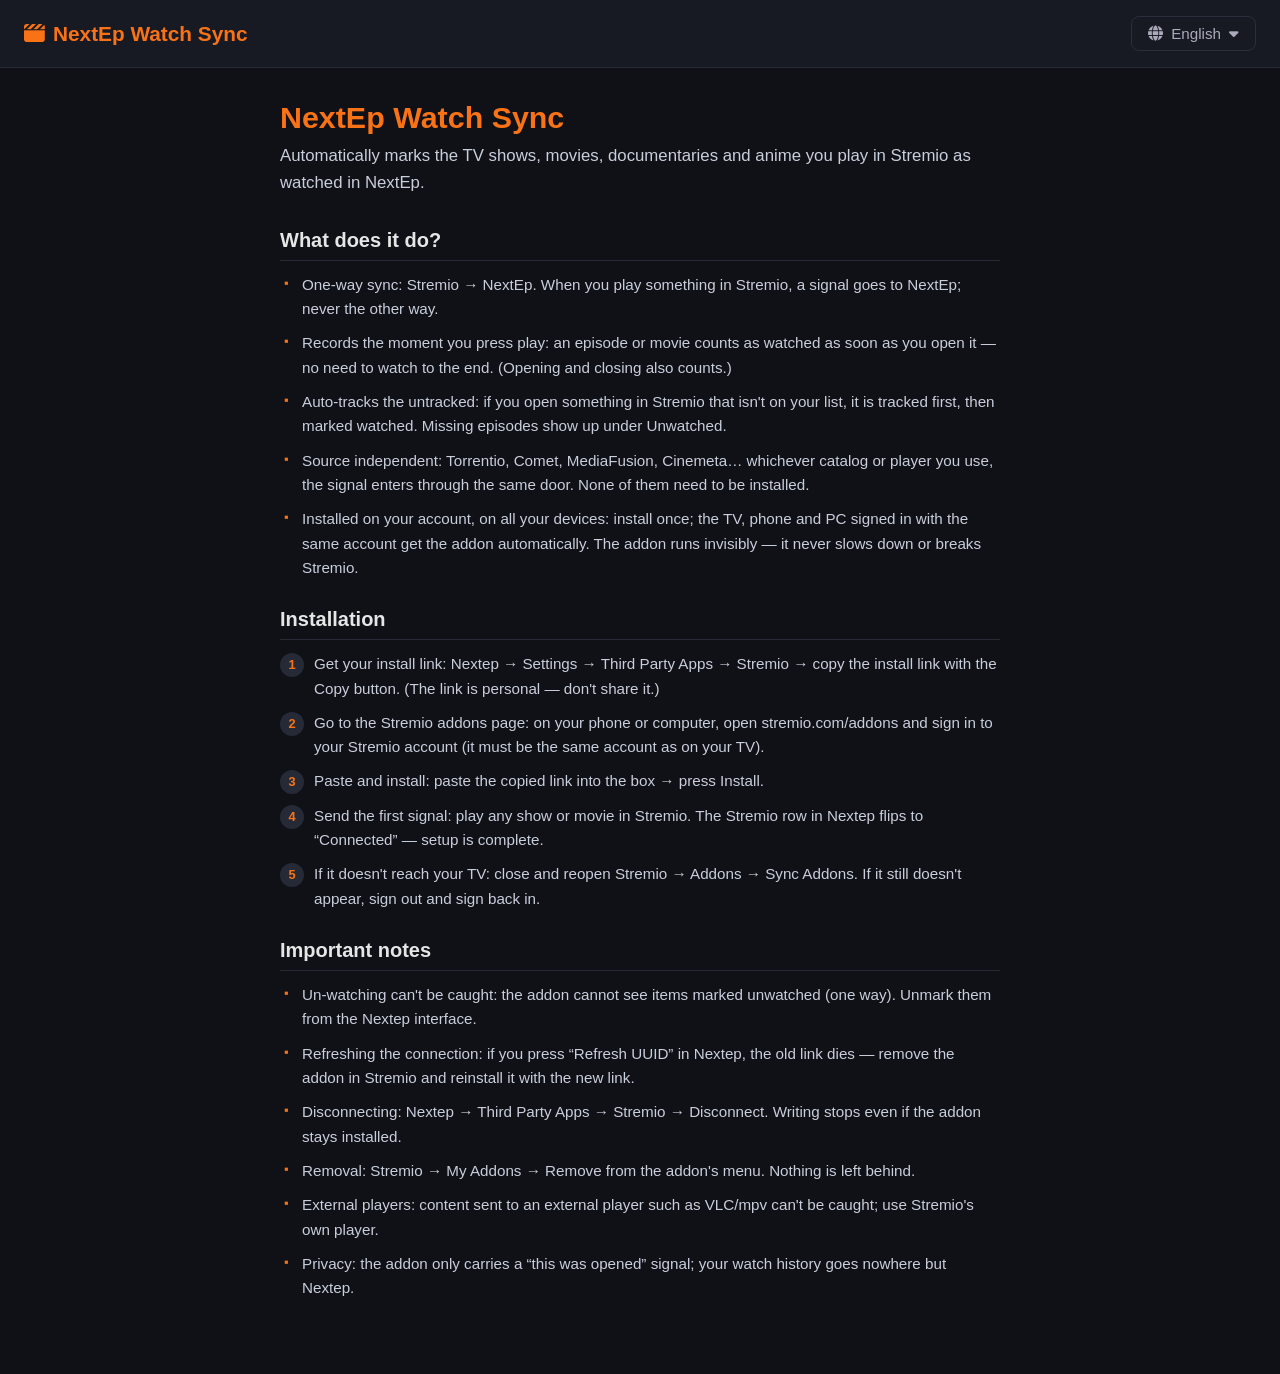
<file: service/stremio-landing.html>
<!DOCTYPE html>
<html lang="en" dir="ltr">
<head>
<meta charset="UTF-8" />
<meta name="viewport" content="width=device-width, initial-scale=1.0" />
<title>NextEp Watch Sync — Stremio Addon</title>
<link rel="stylesheet" href="https://cdnjs.cloudflare.com/ajax/libs/font-awesome/6.5.1/css/all.min.css" />
<style>
  * { box-sizing: border-box; margin: 0; padding: 0; }
  body {
    font-family: -apple-system, BlinkMacSystemFont, "Segoe UI", Roboto, sans-serif;
    background: #0f1117;
    color: #e6e6e6;
    min-height: 100vh;
  }
  nav {
    display: flex;
    align-items: center;
    justify-content: space-between;
    flex-wrap: wrap;
    gap: 12px;
    padding: 16px 24px;
    background: #171a23;
    border-bottom: 1px solid #262a36;
    position: sticky;
    top: 0;
    z-index: 10;
  }
  .logo { font-size: 1.3rem; font-weight: 700; color: #f97316; display: flex; align-items: center; gap: 8px; }
  .lang-wrap { position: relative; display: inline-block; }
  .tab {
    background: transparent;
    border: 1px solid #2a2f3d;
    color: #aab;
    padding: 8px 16px;
    border-radius: 8px;
    cursor: pointer;
    font-size: 0.95rem;
    transition: all 0.2s;
    display: inline-flex;
    align-items: center;
    gap: 8px;
    font-family: inherit;
  }
  .tab:hover { background: rgba(249, 115, 22, 0.3); border-color: #f97316; color: #fff; }
  .sort-menu {
    position: absolute;
    top: calc(100% + 8px);
    right: 0;
    min-width: 200px;
    background: #1e2230;
    border: 1px solid #3a4050;
    border-radius: 10px;
    padding: 6px;
    box-shadow: 0 10px 24px rgba(0, 0, 0, 0.5);
    display: none;
    z-index: 20;
    max-height: 60vh;
    overflow-y: auto;
  }
  .sort-menu.open { display: block; }
  .sort-item {
    display: flex;
    align-items: center;
    gap: 10px;
    width: 100%;
    padding: 9px 12px;
    background: none;
    border: 1px solid transparent;
    border-radius: 8px;
    color: #c8cdd8;
    font-size: 0.9rem;
    text-align: left;
    cursor: pointer;
    font-family: inherit;
    transition: background 0.15s ease, border-color 0.15s ease, color 0.15s ease;
  }
  .sort-item:hover { background: rgba(249, 115, 22, 0.3); border-color: #f97316; color: #c8cdd8; }
  .sort-item.active { background: rgba(249, 115, 22, 0.3); border-color: #f97316; color: #c8cdd8; }
  main { max-width: 760px; margin: 0 auto; padding: 32px 20px 64px; }
  h1 { color: #f97316; font-size: 1.9rem; margin-bottom: 8px; }
  .tagline { color: #c9cedb; font-size: 1.05rem; line-height: 1.6; margin-bottom: 32px; }
  h2 { color: #e6e6e6; font-size: 1.25rem; margin: 28px 0 12px; padding-bottom: 8px; border-bottom: 1px solid #262a36; }
  ul.feat { list-style: none; padding: 0; }
  ul.feat li { position: relative; padding-left: 22px; margin: 10px 0; color: #c9cedb; font-size: 0.95rem; line-height: 1.6; }
  ul.feat li::before { content: "▪"; position: absolute; left: 4px; top: 0; color: #f97316; font-size: 0.8rem; }
  [dir="rtl"] ul.feat li { padding-left: 0; padding-right: 22px; }
  [dir="rtl"] ul.feat li::before { left: auto; right: 4px; }
  ol.steps { list-style: none; padding: 0; counter-reset: st; }
  ol.steps li { counter-increment: st; margin: 10px 0; padding-left: 34px; position: relative; color: #c9cedb; font-size: 0.95rem; line-height: 1.6; }
  ol.steps li::before {
    content: counter(st); position: absolute; left: 0; top: 1px;
    width: 24px; height: 24px; border-radius: 50%;
    background: #262a36; color: #f97316; font-weight: 700; font-size: 0.8rem;
    display: flex; align-items: center; justify-content: center;
  }
  [dir="rtl"] ol.steps li { padding-left: 0; padding-right: 34px; }
  [dir="rtl"] ol.steps li::before { left: auto; right: 0; }
</style>
</head>
<body>
<nav>
  <div class="logo"><i class="fa-solid fa-clapperboard"></i><span>NextEp Watch Sync</span></div>
  <div class="lang-wrap">
    <button class="tab" id="lang-btn" aria-haspopup="true"><i class="fa-solid fa-globe"></i><span id="lang-name">English</span><i class="fa-solid fa-caret-down"></i></button>
    <div class="sort-menu" id="lang-menu" role="menu"></div>
  </div>
</nav>
<main>
  <h1>NextEp Watch Sync</h1>
  <p class="tagline" id="lp-tagline"></p>
  <h2 id="lp-what-t"></h2>
  <ul class="feat" id="lp-what"></ul>
  <h2 id="lp-install-t"></h2>
  <ol class="steps" id="lp-install"></ol>
  <h2 id="lp-notes-t"></h2>
  <ul class="feat" id="lp-notes"></ul>
</main>
<script>
var LANGS = [
  ["tr","Türkçe"],["en","English"],["de","Deutsch"],["fr","Français"],
  ["es","Español"],["it","Italiano"],["ru","Русский"],["ar","العربية"],
  ["pt","Português"],["nl","Nederlands"],["pl","Polski"],["ja","日本語"],
  ["ko","한국어"],["zh","中文"]
];
var COUNTRY_LANG = {
  "TR":"tr",
  "US":"en","CA":"en","GB":"en","IE":"en","AU":"en","NZ":"en",
  "DE":"de","AT":"de","CH":"de",
  "FR":"fr",
  "ES":"es","MX":"es","AR":"es","CL":"es","CO":"es","PE":"es","VE":"es","UY":"es","PY":"es","BO":"es","EC":"es","CR":"es","PA":"es","DO":"es","GT":"es","HN":"es","SV":"es","NI":"es","CU":"es",
  "IT":"it",
  "RU":"ru","UA":"ru","BY":"ru","KZ":"ru",
  "SA":"ar","EG":"ar","DZ":"ar","MA":"ar","TN":"ar","LY":"ar","SD":"ar","IQ":"ar","JO":"ar","LB":"ar","SY":"ar","YE":"ar","KW":"ar","QA":"ar","BH":"ar","OM":"ar","MR":"ar",
  "BR":"pt","PT":"pt","AO":"pt","MZ":"pt",
  "NL":"nl","BE":"nl",
  "PL":"pl",
  "JP":"ja",
  "KR":"ko",
  "CN":"zh","TW":"zh","HK":"zh","SG":"zh"
};
var LP = {
tr: {
  tagline: "Stremio'da izlediğin dizi, film, belgesel ve animeleri Nextep'te otomatik izlendi olarak işaretler.",
  what: "Ne işe yarar?",
  w: [
    "Tek yönlü çalışır: Stremio → Nextep. Stremio'da bir şey oynattığında Nextep'e sinyal gider; tersi olmaz.",
    "Açılış anında kaydeder: Bölümü ya da filmi açtığın anda izlendi sayılır, sonuna kadar izlemen gerekmez. (Açıp kapatmak da izlendi sayılır.)",
    "Takipte olmayanı otomatik ekler: Listende olmayan bir şeyi Stremio'da açarsan önce takibe eklenir, sonra izlendi işaretlenir. Eksik bölümler İzlenmemiş'te görünür.",
    "Kaynak bağımsızdır: Torrentio, Comet, MediaFusion, Cinemeta… hangi katalog ya da oynatıcıyı kullanırsan kullan, sinyal aynı kapıdan girer. Bunların kurulu olması gerekmez.",
    "Hesabına kurulur, her cihazına gelir: Bir kez kurarsın; aynı hesapla girişli TV, telefon ve PC eklentiyi otomatik alır. Eklenti görünmez çalışır; oynatmayı yavaşlatmaz, Stremio'yu bozmaz."
  ],
  install: "Kurulum",
  s: [
    "Kurulum linkini al: Nextep → Ayarlar → Third Party Apps → Stremio → kurulum linkini Kopyala butonuyla kopyala. (Link sana özeldir, kimseyle paylaşma.)",
    "Stremio eklenti sayfasına git: Telefonda veya bilgisayarda stremio.com/addons adresini aç ve Stremio hesabına giriş yap (TV'dekiyle aynı hesap olmalı).",
    "Linki yapıştır ve kur: Kopyaladığın linki kutuya yapıştır → Kur / Install düğmesine bas.",
    "İlk sinyali gönder: Stremio'da herhangi bir dizi ya da film aç. Nextep'teki Stremio satırında durum “Bağlı” olur — kurulum tamamdır.",
    "TV'ye gelmediyse: Stremio'yu kapatıp aç → Eklentiler → Sync Addons. Hâlâ gelmediyse çıkış yapıp yeniden giriş yap."
  ],
  notes: "Önemli notlar",
  n: [
    "Geri alma yakalanamaz: İzlenmeyene çevirmeyi eklenti göremez (tek yön). Geri alma Nextep arayüzünden yapılır.",
    "Bağlantı yenileme: Nextep'te “UUID yenile”ye basarsan eski link ölür — Stremio'da eklentiyi kaldırıp yeni linkle yeniden kurman gerekir.",
    "Bağlantıyı kesme: Nextep → Third Party Apps → Stremio → Bağlantıyı kes. Eklenti dursa bile yazma durur.",
    "Kaldırma: Stremio → Eklentilerim → eklentinin menüsünden Kaldır. Geride veri kalmaz.",
    "Harici oynatıcı: VLC/mpv gibi harici oynatıcıya gönderilen içerik yakalanamaz; Stremio'nun kendi oynatıcısını kullan.",
    "Gizlilik: Eklenti yalnızca “şu açıldı” sinyalini taşır; izleme geçmişin Nextep'ten başka yere gitmez."
  ]
},
en: {
  tagline: "Automatically marks the TV shows, movies, documentaries and anime you play in Stremio as watched in NextEp.",
  what: "What does it do?",
  w: [
    "One-way sync: Stremio → NextEp. When you play something in Stremio, a signal goes to NextEp; never the other way.",
    "Records the moment you press play: an episode or movie counts as watched as soon as you open it — no need to watch to the end. (Opening and closing also counts.)",
    "Auto-tracks the untracked: if you open something in Stremio that isn't on your list, it is tracked first, then marked watched. Missing episodes show up under Unwatched.",
    "Source independent: Torrentio, Comet, MediaFusion, Cinemeta… whichever catalog or player you use, the signal enters through the same door. None of them need to be installed.",
    "Installed on your account, on all your devices: install once; the TV, phone and PC signed in with the same account get the addon automatically. The addon runs invisibly — it never slows down or breaks Stremio."
  ],
  install: "Installation",
  s: [
    "Get your install link: Nextep → Settings → Third Party Apps → Stremio → copy the install link with the Copy button. (The link is personal — don't share it.)",
    "Go to the Stremio addons page: on your phone or computer, open stremio.com/addons and sign in to your Stremio account (it must be the same account as on your TV).",
    "Paste and install: paste the copied link into the box → press Install.",
    "Send the first signal: play any show or movie in Stremio. The Stremio row in Nextep flips to “Connected” — setup is complete.",
    "If it doesn't reach your TV: close and reopen Stremio → Addons → Sync Addons. If it still doesn't appear, sign out and sign back in."
  ],
  notes: "Important notes",
  n: [
    "Un-watching can't be caught: the addon cannot see items marked unwatched (one way). Unmark them from the Nextep interface.",
    "Refreshing the connection: if you press “Refresh UUID” in Nextep, the old link dies — remove the addon in Stremio and reinstall it with the new link.",
    "Disconnecting: Nextep → Third Party Apps → Stremio → Disconnect. Writing stops even if the addon stays installed.",
    "Removal: Stremio → My Addons → Remove from the addon's menu. Nothing is left behind.",
    "External players: content sent to an external player such as VLC/mpv can't be caught; use Stremio's own player.",
    "Privacy: the addon only carries a “this was opened” signal; your watch history goes nowhere but Nextep."
  ]
},
de: {
  tagline: "Markiert Serien, Filme, Dokus und Anime, die du in Stremio abspielst, automatisch als gesehen in NextEp.",
  what: "Was kann es?",
  w: [
    "Einweg-Sync: Stremio → NextEp. Wenn du etwas in Stremio abspielst, geht ein Signal an NextEp — niemals umgekehrt.",
    "Zählt ab dem Start: Eine Folge oder ein Film gilt als gesehen, sobald du sie oder ihn öffnest — du musst nicht bis zum Ende schauen. (Öffnen und Schließen zählt auch.)",
    "Fügt Unbekanntes automatisch hinzu: Öffnest du in Stremio etwas, das nicht auf deiner Liste steht, wird es erst getrackt, dann als gesehen markiert. Fehlende Folgen erscheinen unter Ungesehen.",
    "Quellenunabhängig: Torrentio, Comet, MediaFusion, Cinemeta … egal welchen Katalog oder Player du nutzt, das Signal kommt durch dieselbe Tür. Nichts davon muss installiert sein.",
    "Einmal installieren, überall nutzen: Einmal installieren; TV, Handy und PC mit demselben Konto erhalten das Addon automatisch. Das Addon läuft unsichtbar — es bremst Stremio nicht aus und macht nichts kaputt."
  ],
  install: "Installation",
  s: [
    "Installationslink holen: Nextep → Einstellungen → Third Party Apps → Stremio → Link mit der Kopieren-Schaltfläche kopieren. (Der Link ist persönlich — nicht teilen.)",
    "Addons-Seite öffnen: Öffne auf Handy oder PC stremio.com/addons und melde dich bei deinem Stremio-Konto an (dasselbe Konto wie auf dem TV).",
    "Einfügen und installieren: Link ins Feld einfügen → auf Installieren drücken.",
    "Erstes Signal senden: Spiele eine beliebige Serie oder einen Film in Stremio ab. Die Stremio-Zeile in Nextep wechselt auf „Verbunden“ — fertig.",
    "Falls es nicht auf dem TV ankommt: Stremio schließen und neu öffnen → Addons → Sync Addons. Falls immer noch nichts, ab- und wieder anmelden."
  ],
  notes: "Wichtige Hinweise",
  n: [
    "Zurücksetzen wird nicht erkannt: Das Addon sieht nicht, wenn etwas auf ungesehen zurückgesetzt wird (Einweg). Das geht nur über die Nextep-Oberfläche.",
    "Verbindung erneuern: Wer in Nextep auf „UUID erneuern“ drückt, tötet den alten Link — Addon in Stremio entfernen und mit dem neuen Link neu installieren.",
    "Trennen: Nextep → Third Party Apps → Stremio → Trennen. Das Schreiben stoppt, auch wenn das Addon installiert bleibt.",
    "Entfernen: Stremio → Meine Addons → im Menü des Addons auf Entfernen. Es bleibt nichts zurück.",
    "Externe Player: Inhalte an externe Player wie VLC/mpv werden nicht erkannt; nutze Stremios eigenen Player.",
    "Datenschutz: Das Addon überträgt nur ein „wurde geöffnet“-Signal; dein Verlauf geht nirgendwohin außer zu Nextep."
  ]
},
fr: {
  tagline: "Marque automatiquement comme vus dans NextEp les séries, films, documentaires et anime que tu lis dans Stremio.",
  what: "À quoi ça sert ?",
  w: [
    "Synchro à sens unique : Stremio → NextEp. Quand tu lis quelque chose dans Stremio, un signal part vers NextEp ; jamais l'inverse.",
    "Enregistré dès la lecture : un épisode ou un film compte comme vu dès que tu l'ouvres — pas besoin d'aller jusqu'au bout. (Ouvrir puis fermer compte aussi.)",
    "Ajout automatique des inconnus : si tu ouvres dans Stremio quelque chose qui n'est pas dans ta liste, c'est d'abord suivi, puis marqué vu. Les épisodes manquants apparaissent dans Non vus.",
    "Indépendant des sources : Torrentio, Comet, MediaFusion, Cinemeta… quel que soit le catalogue ou le lecteur utilisé, le signal entre par la même porte. Aucun n'a besoin d'être installé.",
    "Installé sur ton compte, sur tous tes appareils : installe une fois ; la TV, le téléphone et le PC connectés au même compte reçoivent l'addon automatiquement. L'addon tourne invisiblement — il ne ralentit ni ne casse Stremio."
  ],
  install: "Installation",
  s: [
    "Récupère ton lien : Nextep → Paramètres → Third Party Apps → Stremio → copie le lien avec le bouton Copier. (Le lien est personnel — ne le partage pas.)",
    "Va sur la page des addons : sur téléphone ou PC, ouvre stremio.com/addons et connecte-toi à ton compte Stremio (le même que sur ta TV).",
    "Colle et installe : colle le lien dans le champ → appuie sur Installer.",
    "Envoie le premier signal : lis n'importe quelle série ou film dans Stremio. La ligne Stremio dans Nextep passe à « Connecté » — c'est terminé.",
    "Si ça n'arrive pas sur ta TV : ferme puis rouvre Stremio → Extensions → Sync Addons. Sinon, déconnecte-toi puis reconnecte-toi."
  ],
  notes: "Notes importantes",
  n: [
    "Le « non vu » n'est pas détecté : l'addon ne voit pas quand quelque chose repasse en non vu (sens unique). Fais-le depuis l'interface Nextep.",
    "Renouveler la connexion : si tu appuies sur « Régénérer l'UUID » dans Nextep, l'ancien lien meurt — supprime l'addon dans Stremio et réinstalle-le avec le nouveau lien.",
    "Déconnexion : Nextep → Third Party Apps → Stremio → Déconnecter. L'écriture s'arrête même si l'addon reste installé.",
    "Suppression : Stremio → Mes extensions → Supprimer dans le menu de l'extension. Il ne reste rien.",
    "Lecteurs externes : le contenu envoyé vers un lecteur externe comme VLC/mpv n'est pas détecté ; utilise le lecteur intégré de Stremio.",
    "Confidentialité : l'addon ne transporte qu'un signal « ceci a été ouvert » ; ton historique ne va nulle part ailleurs que vers Nextep."
  ]
},
es: {
  tagline: "Marca automáticamente como vistos en NextEp las series, películas, documentales y anime que reproduces en Stremio.",
  what: "¿Para qué sirve?",
  w: [
    "Sincronización unidireccional: Stremio → NextEp. Cuando reproduces algo en Stremio, una señal va a NextEp; nunca al revés.",
    "Registra al darle a reproducir: un episodio o película cuenta como visto en cuanto lo abres, sin verlo hasta el final. (Abrir y cerrar también cuenta.)",
    "Añade lo desconocido automáticamente: si abres en Stremio algo que no está en tu lista, primero se sigue y luego se marca visto. Los episodios pendientes aparecen en No vistos.",
    "Independiente de la fuente: Torrentio, Comet, MediaFusion, Cinemeta… uses el catálogo o reproductor que uses, la señal entra por la misma puerta. No hace falta tenerlos instalados.",
    "Instalado en tu cuenta, en todos tus dispositivos: instala una vez; la TV, el teléfono y el PC con la misma cuenta reciben el addon automáticamente. Funciona de forma invisible: no ralentiza ni rompe Stremio."
  ],
  install: "Instalación",
  s: [
    "Consigue tu enlace: Nextep → Ajustes → Third Party Apps → Stremio → copia el enlace con el botón Copiar. (El enlace es personal, no lo compartas.)",
    "Ve a la página de addons: en el teléfono o PC abre stremio.com/addons e inicia sesión en tu cuenta de Stremio (la misma que en tu TV).",
    "Pega e instala: pega el enlace en el cuadro → pulsa Instalar.",
    "Envía la primera señal: reproduce cualquier serie o película en Stremio. La fila de Stremio en Nextep pasa a «Conectado» — listo.",
    "Si no llega a tu TV: cierra y abre Stremio → Addons → Sync Addons. Si sigue sin aparecer, cierra sesión y vuelve a entrar."
  ],
  notes: "Notas importantes",
  n: [
    "El «no visto» no se detecta: el addon no ve cuando algo vuelve a no visto (unidireccional). Hazlo desde la interfaz de Nextep.",
    "Renovar la conexión: si pulsas «Regenerar UUID» en Nextep, el enlace viejo muere; elimina el addon en Stremio y reinstálalo con el nuevo enlace.",
    "Desconectar: Nextep → Third Party Apps → Stremio → Desconectar. La escritura se detiene aunque el addon siga instalado.",
    "Eliminar: Stremio → Mis addons → Eliminar en el menú del addon. No queda nada.",
    "Reproductores externos: lo enviado a un reproductor externo como VLC/mpv no se detecta; usa el reproductor propio de Stremio.",
    "Privacidad: el addon solo lleva una señal de «esto se abrió»; tu historial no va a ningún sitio salvo a Nextep."
  ]
},
it: {
  tagline: "Segna automaticamente come visti in NextEp le serie, i film, i documentari e gli anime che riproduci in Stremio.",
  what: "A cosa serve?",
  w: [
    "Sincronizzazione unidirezionale: Stremio → NextEp. Quando riproduci qualcosa in Stremio, un segnale va a NextEp; mai il contrario.",
    "Registra all'avvio: un episodio o un film conta come visto appena lo apri, senza arrivare alla fine. (Aprire e chiudere conta comunque.)",
    "Aggiunge da solo gli sconosciuti: se apri in Stremio qualcosa che non è nella tua lista, viene prima seguito e poi segnato come visto. Gli episodi mancanti compaiono in Da vedere.",
    "Indipendente dalle fonti: Torrentio, Comet, MediaFusion, Cinemeta… qualunque catalogo o player usi, il segnale entra dalla stessa porta. Non serve averli installati.",
    "Installato sul tuo account, su tutti i dispositivi: installa una volta; TV, telefono e PC con lo stesso account ricevono l'addon automaticamente. Gira invisibile: non rallenta né rompe Stremio."
  ],
  install: "Installazione",
  s: [
    "Prendi il tuo link: Nextep → Impostazioni → Third Party Apps → Stremio → copia il link col pulsante Copia. (Il link è personale, non condividerlo.)",
    "Vai alla pagina degli addon: su telefono o PC apri stremio.com/addons e accedi al tuo account Stremio (lo stesso della TV).",
    "Incolla e installa: incolla il link nel campo → premi Installa.",
    "Invia il primo segnale: riproduci una serie o un film qualsiasi in Stremio. La riga Stremio in Nextep passa a «Connesso» — fatto.",
    "Se non arriva sulla TV: chiudi e riapri Stremio → Addon → Sync Addons. Se ancora nulla, esci e rientra."
  ],
  notes: "Note importanti",
  n: [
    "Il «non visto» non viene rilevato: l'addon non vede quando qualcosa torna non visto (senso unico). Fallo dall'interfaccia Nextep.",
    "Rinnovo connessione: se premi «Rigenera UUID» in Nextep, il vecchio link muore — rimuovi l'addon in Stremio e reinstallalo col nuovo link.",
    "Disconnessione: Nextep → Third Party Apps → Stremio → Disconnetti. La scrittura si ferma anche se l'addon resta installato.",
    "Rimozione: Stremio → I miei addon → Rimuovi dal menu dell'addon. Non resta nulla.",
    "Player esterni: ciò che va a un player esterno come VLC/mpv non viene rilevato; usa il player integrato di Stremio.",
    "Privacy: l'addon trasporta solo un segnale «questo è stato aperto»; la tua cronologia non va da nessun'altra parte che a Nextep."
  ]
},
ru: {
  tagline: "Автоматически отмечает как просмотренные в NextEp сериалы, фильмы, документальные и аниме, которые ты смотришь в Stremio.",
  what: "Зачем это нужно?",
  w: [
    "Односторонняя синхронизация: Stremio → NextEp. Когда ты что-то запускаешь в Stremio, сигнал уходит в NextEp; обратно — никогда.",
    "Фиксирует в момент запуска: эпизод или фильм считается просмотренным сразу при открытии — досматривать до конца не нужно. (Открыть и закрыть — тоже считается.)",
    "Сам добавляет неизвестное: открыл в Stremio то, чего нет в списке, — сначала оно встанет на отслеживание, потом отметится просмотренным. Недостающие эпизоды появятся в «Непросмотренном».",
    "Не зависит от источников: Torrentio, Comet, MediaFusion, Cinemeta… каким бы каталогом или плеером ты ни пользовался, сигнал входит в одну дверь. Устанавливать их не нужно.",
    "Ставится на аккаунт — появляется на всех устройствах: установи один раз; ТВ, телефон и ПК с тем же аккаунтом получат аддон автоматически. Аддон работает невидимо — не тормозит и не ломает Stremio."
  ],
  install: "Установка",
  s: [
    "Возьми свою ссылку: Nextep → Настройки → Third Party Apps → Stremio → скопируй ссылку кнопкой «Копировать». (Ссылка личная — никому не давай.)",
    "Открой страницу аддонов: на телефоне или ПК открой stremio.com/addons и войди в свой аккаунт Stremio (тот же, что на ТВ).",
    "Вставь и установи: вставь ссылку в поле → нажми «Установить».",
    "Отправь первый сигнал: запусти любой сериал или фильм в Stremio. Строка Stremio в Nextep станет «Подключено» — готово.",
    "Если на ТВ не пришло: закрой и открой Stremio → Аддоны → Sync Addons. Если всё равно нет — выйди из аккаунта и войди снова."
  ],
  notes: "Важные замечания",
  n: [
    "Снятие отметки не отслеживается: аддон не видит, когда что-то снова стало непросмотренным (односторонняя связь). Делай это в интерфейсе Nextep.",
    "Обновление подключения: нажмёшь «Обновить UUID» в Nextep — старая ссылка умрёт: удали аддон в Stremio и установи заново по новой ссылке.",
    "Отключение: Nextep → Third Party Apps → Stremio → «Отключить». Запись остановится, даже если аддон останется.",
    "Удаление: Stremio → Мои аддоны → «Удалить» в меню аддона. Ничего не останется.",
    "Внешние плееры: отправленное во внешний плеер вроде VLC/mpv не фиксируется; используй встроенный плеер Stremio.",
    "Приватность: аддон несёт только сигнал «это открыли»; твоя история просмотров идёт только в NextEp."
  ]
},
ar: {
  tagline: "يُعلِّم تلقائيًا كمشاهَد في NextEp المسلسلات والأفلام والوثائقيات والأنمي التي تشغّلها في Stremio.",
  what: "ما فائدته؟",
  w: [
    "مزامنة باتجاه واحد: من Stremio إلى NextEp. عندما تشغّل شيئًا في Stremio تذهب إشارة إلى NextEp، ولا يحدث العكس أبدًا.",
    "يُسجَّل لحظة التشغيل: تُحتسب الحلقة أو الفيلم كمشاهَد بمجرد فتحها، ولا حاجة للمشاهدة حتى النهاية. (الفتح ثم الإغلاق يُحتسب أيضًا.)",
    "يضيف المجهول تلقائيًا: إذا فتحت في Stremio شيئًا ليس في قائمتك، يُضاف إلى المتابعة أولًا ثم يُعلَّم كمشاهَد. تظهر الحلقات الناقصة في «غير المشاهَد».",
    "مستقل عن المصادر: Torrentio وComet وMediaFusion وCinemeta… أيًّا كان الكتالوج أو المشغّل الذي تستخدمه، تدخل الإشارة من الباب نفسه. ولا حاجة لتثبيت أيٍّ منها.",
    "يُثبَّت على حسابك فيصل إلى كل أجهزتك: ثبِّته مرة واحدة؛ التلفاز والهاتف والحاسوب المسجَّلة بالحساب نفسه تحصل على الإضافة تلقائيًا. تعمل الإضافة بخفاء — لا تُبطئ Stremio ولا تُعطّله."
  ],
  install: "التثبيت",
  s: [
    "احصل على رابطك: في Nextep افتح الإعدادات ثم Third Party Apps ثم Stremio ثم انسخ رابط التثبيت بزر النسخ. (الرابط شخصي — لا تشاركه.)",
    "افتح صفحة الإضافات: على الهاتف أو الحاسوب افتح stremio.com/addons وسجّل الدخول إلى حساب Stremio الخاص بك (يجب أن يكون الحساب نفسه الموجود على التلفاز).",
    "الصق وثبِّت: الصق الرابط المنسوخ في المربع ثم اضغط تثبيت.",
    "أرسل الإشارة الأولى: شغّل أي مسلسل أو فيلم في Stremio. سيتحول سطر Stremio في Nextep إلى «متصل» — اكتمل الإعداد.",
    "إذا لم يصل إلى التلفاز: أغلق Stremio وأعد فتحه ثم الإضافات ثم Sync Addons. إذا لم يظهر بعد، سجّل الخروج ثم سجّل الدخول مجددًا."
  ],
  notes: "ملاحظات مهمة",
  n: [
    "إلغاء المشاهدة لا يُرصد: لا ترى الإضافة عندما يعود شيء إلى غير مشاهَد (اتجاه واحد). افعل ذلك من واجهة Nextep.",
    "تجديد الاتصال: إذا ضغطت «تجديد UUID» في Nextep مات الرابط القديم — احذف الإضافة في Stremio وأعد تثبيتها بالرابط الجديد.",
    "قطع الاتصال: في Nextep افتح الإعدادات ثم Third Party Apps ثم Stremio ثم قطع الاتصال. تتوقف الكتابة حتى لو بقيت الإضافة مثبّتة.",
    "الحذف: في Stremio افتح إضافاتي ثم حذف من قائمة الإضافة. لا يبقى أي أثر.",
    "المشغّلات الخارجية: المحتوى المُرسَل إلى مشغّل خارجي مثل VLC/mpv لا يُرصد؛ استخدم مشغّل Stremio المدمج.",
    "الخصوصية: لا تحمل الإضافة سوى إشارة «تم فتح هذا»؛ سجل مشاهدتك لا يذهب إلى أي مكان سوى Nextep."
  ]
},
pt: {
  tagline: "Marca automaticamente como vistos no NextEp as séries, filmes, documentários e anime que reproduzes no Stremio.",
  what: "Para que serve?",
  w: [
    "Sincronização unidirecional: Stremio → NextEp. Quando reproduzes algo no Stremio, um sinal vai para o NextEp; nunca o contrário.",
    "Regista no momento em que carregas em reproduzir: um episódio ou filme conta como visto assim que o abres, sem precisar ver até ao fim. (Abrir e fechar também conta.)",
    "Adiciona o desconhecido sozinho: se abrires no Stremio algo que não está na tua lista, primeiro passa a ser seguido e depois é marcado como visto. Os episódios em falta aparecem em Não vistos.",
    "Independente da fonte: Torrentio, Comet, MediaFusion, Cinemeta… uses o catálogo ou leitor que usares, o sinal entra pela mesma porta. Não precisas de ter nenhum instalado.",
    "Instalado na tua conta, em todos os teus dispositivos: instala uma vez; a TV, o telemóvel e o PC com a mesma conta recebem o addon automaticamente. Funciona de forma invisível: não atrasa nem estraga o Stremio."
  ],
  install: "Instalação",
  s: [
    "Obtém o teu link: Nextep → Definições → Third Party Apps → Stremio → copia o link com o botão Copiar. (O link é pessoal, não o partilhes.)",
    "Vai à página de addons: no telemóvel ou PC abre stremio.com/addons e inicia sessão na tua conta Stremio (tem de ser a mesma da tua TV).",
    "Cola e instala: cola o link na caixa → prime Instalar.",
    "Envia o primeiro sinal: reproduz qualquer série ou filme no Stremio. A linha do Stremio no Nextep passa a «Ligado» — está pronto.",
    "Se não chegar à TV: fecha e abre o Stremio → Addons → Sync Addons. Se mesmo assim nada, termina sessão e entra de novo."
  ],
  notes: "Notas importantes",
  n: [
    "O «não visto» não é detetado: o addon não vê quando algo volta a não visto (sentido único). Faz isso na interface do Nextep.",
    "Renovar a ligação: se carregares em «Regenerar UUID» no Nextep, o link antigo morre — remove o addon no Stremio e reinstala-o com o novo link.",
    "Desligar: Nextep → Third Party Apps → Stremio → Desligar. A escrita para mesmo que o addon fique instalado.",
    "Remover: Stremio → Os meus addons → Remover no menu do addon. Não fica nada.",
    "Leitores externos: o conteúdo enviado para um leitor externo como VLC/mpv não é detetado; usa o leitor próprio do Stremio.",
    "Privacidade: o addon só transporta um sinal de «isto foi aberto»; o teu histórico não vai para mais lado nenhum além do Nextep."
  ]
},
nl: {
  tagline: "Markeert automatisch als bekeken in NextEp de series, films, documentaires en anime die je in Stremio afspeelt.",
  what: "Wat doet het?",
  w: [
    "Eénrichtingssync: Stremio → NextEp. Als je iets in Stremio afspeelt, gaat er een signaal naar NextEp; nooit andersom.",
    "Registreert zodra je op play drukt: een aflevering of film telt als bekeken zodra je hem opent — je hoeft niet tot het einde te kijken. (Openen en sluiten telt ook.)",
    "Voegt onbekende titels automatisch toe: open je in Stremio iets dat niet op je lijst staat, dan wordt het eerst gevolgd en daarna als bekeken gemarkeerd. Missende afleveringen verschijnen bij Ongekeken.",
    "Brononafhankelijk: Torrentio, Comet, MediaFusion, Cinemeta… welke catalogus of speler je ook gebruikt, het signaal komt door dezelfde deur binnen. Niets daarvan hoeft geïnstalleerd te zijn.",
    "Geïnstalleerd op je account, op al je apparaten: één keer installeren; tv, telefoon en pc met hetzelfde account krijgen de addon automatisch. De addon draait onzichtbaar — hij vertraagt of breekt Stremio niet."
  ],
  install: "Installatie",
  s: [
    "Pak je installatielink: Nextep → Instellingen → Third Party Apps → Stremio → kopieer de link met de knop Kopiëren. (De link is persoonlijk — deel hem niet.)",
    "Ga naar de addon-pagina: open op telefoon of pc stremio.com/addons en log in op je Stremio-account (hetzelfde account als op je tv).",
    "Plakken en installeren: plak de link in het vak → druk op Installeren.",
    "Stuur het eerste signaal: speel een serie of film af in Stremio. De Stremio-regel in Nextep springt op «Verbonden» — klaar.",
    "Komt het niet op je tv aan: sluit Stremio en open opnieuw → Add-ons → Sync Addons. Nog steeds niets? Log uit en weer in."
  ],
  notes: "Belangrijke opmerkingen",
  n: [
    "Terugzetten naar onbekeken wordt niet gezien: de addon ziet niet wanneer iets weer onbekeken wordt (één richting). Doe dat vanuit de Nextep-interface.",
    "Verbinding vernieuwen: druk je in Nextep op «UUID vernieuwen», dan sterft de oude link — verwijder de addon in Stremio en installeer opnieuw met de nieuwe link.",
    "Verbreken: Nextep → Third Party Apps → Stremio → Verbreken. Het schrijven stopt, ook als de addon geïnstalleerd blijft.",
    "Verwijderen: Stremio → Mijn add-ons → Verwijderen in het menu van de addon. Er blijft niets achter.",
    "Externe spelers: content naar een externe speler zoals VLC/mpv wordt niet gezien; gebruik de eigen speler van Stremio.",
    "Privacy: de addon draagt alleen een signaal «dit is geopend»; je kijkgeschiedenis gaat nergens heen behalve naar NextEp."
  ]
},
pl: {
  tagline: "Automatycznie oznacza jako obejrzane w NextEp seriale, filmy, dokumenty i anime, które odtwarzasz w Stremio.",
  what: "Do czego to służy?",
  w: [
    "Synchronizacja jednokierunkowa: Stremio → NextEp. Gdy coś odtwarzasz w Stremio, sygnał idzie do NextEp; nigdy odwrotnie.",
    "Zapisuje w momencie startu: odcinek lub film liczy się jako obejrzany, gdy tylko go otworzysz — nie musisz oglądać do końca. (Otwarcie i zamknięcie też się liczy.)",
    "Sam dodaje nieznane: otworzysz w Stremio coś spoza listy — najpierw trafi na obserwowane, potem zostanie oznaczone jako obejrzane. Brakujące odcinki pojawią się w Nieobejrzanych.",
    "Niezależne od źródeł: Torrentio, Comet, MediaFusion, Cinemeta… z jakiego katalogu czy odtwarzacza korzystasz, sygnał wchodzi tymi samymi drzwiami. Nic z tego nie musi być zainstalowane.",
    "Instalowane na koncie — trafia na wszystkie urządzenia: zainstaluj raz; TV, telefon i PC z tym samym kontem dostaną dodatek automatycznie. Dodatek działa niewidzialnie — nie spowalnia ani nie psuje Stremio."
  ],
  install: "Instalacja",
  s: [
    "Weź swój link: Nextep → Ustawienia → Third Party Apps → Stremio → skopiuj link przyciskiem Kopiuj. (Link jest osobisty — nikomu go nie dawaj.)",
    "Otwórz stronę dodatków: na telefonie lub PC otwórz stremio.com/addons i zaloguj się na konto Stremio (to samo co na TV).",
    "Wklej i zainstaluj: wklej link w pole → naciśnij Instaluj.",
    "Wyślij pierwszy sygnał: odtwórz dowolny serial lub film w Stremio. Wiersz Stremio w Nextep zmieni się na „Połączono” — gotowe.",
    "Jeśli nie dotarło na TV: zamknij i otwórz Stremio → Dodatki → Sync Addons. Jeśli nadal nic — wyloguj się i zaloguj ponownie."
  ],
  notes: "Ważne uwagi",
  n: [
    "Cofnięcie do nieobejrzanych nie jest wykrywane: dodatek nie widzi, gdy coś wraca do nieobejrzanych (jeden kierunek). Rób to w interfejsie Nextep.",
    "Odświeżenie połączenia: naciśniesz „Odśwież UUID” w Nextep — stary link umiera: usuń dodatek w Stremio i zainstaluj ponownie nowym linkiem.",
    "Rozłączenie: Nextep → Third Party Apps → Stremio → Rozłącz. Zapis stanie, nawet jeśli dodatek zostanie.",
    "Usunięcie: Stremio → Moje dodatki → Usuń w menu dodatku. Nic nie zostaje.",
    "Zewnętrzne odtwarzacze: treści wysłane do zewnętrznego odtwarzacza jak VLC/mpv nie są wykrywane; używaj wbudowanego odtwarzacza Stremio.",
    "Prywatność: dodatek niesie tylko sygnał „to otwarto”; twoja historia nie idzie nigdzie poza NextEp."
  ]
},
ja: {
  tagline: "Stremioで再生したドラマ・映画・ドキュメンタリー・アニメを、NextEpで自動的に視聴済みにする。",
  what: "できること",
  w: [
    "一方通行の同期:Stremio → NextEp。Stremioで再生するとNextEpに信号が送られる。逆方向はない。",
    "再生開始と同時に記録:エピソードや映画は開いた時点で視聴済みになる。最後まで見る必要はない。(開いて閉じるだけでもカウントされる。)",
    "未登録作品は自動で追加:リストにない作品をStremioで開くと、先にトラッキング登録され、次に視聴済みになる。未視聴のエピソードは「未視聴」に表示される。",
    "ソースに依存しない:Torrentio・Comet・MediaFusion・Cinemeta…どのカタログやプレイヤーを使っても、信号は同じ入口から入る。これらをインストールする必要はない。",
    "アカウントに紐づき全デバイスへ:一度インストールすれば、同じアカウントのTV・スマホ・PCに自動で入る。アドオンは不可視で動作し、Stremioを重くしたり壊したりしない。"
  ],
  install: "インストール手順",
  s: [
    "リンクを取得:Nextep → 設定 → Third Party Apps → Stremio → コピーボタンでリンクをコピーする。(リンクは個人専用。他人と共有しないこと。)",
    "アドオンページを開く:スマホやPCで stremio.com/addons を開き、Stremioアカウントにログインする(TVと同じアカウントであること)。",
    "貼り付けてインストール:コピーしたリンクを欄に貼り付け → インストールを押す。",
    "最初の信号を送る:Stremioでドラマや映画を再生する。NextepのStremio行が「接続済み」になれば完了。",
    "TVに届かない場合:Stremioを再起動 → アドオン → Sync Addons。それでもダメならログアウトして再ログインする。"
  ],
  notes: "重要な注意",
  n: [
    "未視聴への戻しは検知できない:アドオンは未視聴に戻されたことを検知できない(一方通行)。戻す操作はNextepの画面で行うこと。",
    "接続の更新:Nextepで「UUIDを更新」を押すと古いリンクは無効になる。Stremio側でアドオンを削除し、新しいリンクで再インストールすること。",
    "切断:Nextep → Third Party Apps → Stremio → 切断。アドオンが残っていても書き込みは止まる。",
    "削除:Stremio → マイアドオン → アドオンのメニューから削除。何も残らない。",
    "外部プレイヤー:VLC/mpvなどの外部プレイヤーに送った再生は検知できない。Stremio内蔵プレイヤーを使うこと。",
    "プライバシー:アドオンが運ぶのは「これが開かれた」という信号のみ。視聴履歴はNextEp以外どこにも送られない。"
  ]
},
ko: {
  tagline: "Stremio에서 재생한 드라마·영화·다큐멘터리·애니메이션을 NextEp에서 자동으로 시청 완료 처리한다.",
  what: "기능",
  w: [
    "단방향 동기화:Stremio → NextEp. Stremio에서 재생하면 NextEp으로 신호가 간다. 반대 방향은 없다.",
    "재생 시작과 동시에 기록:에피소드나 영화는 여는 순간 시청 완료가 된다. 끝까지 볼 필요가 없다.(열고 닫기만 해도 카운트된다.)",
    "미등록 작품은 자동 추가:목록에 없는 작품을 Stremio에서 열면 먼저 추적 등록된 뒤 시청 완료가 된다. 빠진 에피소드는 ‘미시청’에 표시된다.",
    "소스에 의존하지 않음:Torrentio·Comet·MediaFusion·Cinemeta… 어떤 카탈로그나 플레이어를 써도 신호는 같은 입구로 들어온다. 이것들을 설치할 필요가 없다.",
    "계정에 설치되어 모든 기기로:한 번 설치하면 같은 계정의 TV·휴대폰·PC에 자동으로 들어간다. 애드온은 눈에 보이지 않게 동작하며 Stremio를 느리게 하거나 고장내지 않는다."
  ],
  install: "설치 방법",
  s: [
    "링크 가져오기:Nextep → 설정 → Third Party Apps → Stremio → 복사 버튼으로 링크를 복사한다.(링크는 개인 전용이므로 공유하지 말 것.)",
    "애드온 페이지 열기:휴대폰이나 PC에서 stremio.com/addons 를 열고 Stremio 계정으로 로그인한다(TV와 같은 계정이어야 함).",
    "붙여넣고 설치:복사한 링크를 칸에 붙여넣고 → 설치를 누른다.",
    "첫 신호 보내기:Stremio에서 드라마나 영화를 재생한다. Nextep의 Stremio 행이 ‘연결됨’이 되면 완료.",
    "TV에 도착하지 않으면:Stremio를 다시 시작 → 애드온 → Sync Addons. 그래도 안 되면 로그아웃 후 다시 로그인한다."
  ],
  notes: "중요 사항",
  n: [
    "미시청으로 되돌리기는 감지 불가:애드온은 미시청으로 바뀐 것을 감지할 수 없다(단방향). 되돌리기는 Nextep 화면에서 할 것.",
    "연결 갱신:Nextep에서 ‘UUID 갱신’을 누르면 기존 링크가 무효가 된다. Stremio에서 애드온을 삭제하고 새 링크로 다시 설치할 것.",
    "연결 끊기:Nextep → Third Party Apps → Stremio → 연결 끊기. 애드온이 남아 있어도 쓰기는 멈춘다.",
    "삭제:Stremio → 내 애드온 → 애드온 메뉴에서 삭제. 아무것도 남지 않는다.",
    "외부 플레이어:VLC/mpv 같은 외부 플레이어로 보낸 재생은 감지 불가. Stremio 내장 플레이어를 사용할 것.",
    "개인정보:애드온이 운반하는 것은 ‘이것이 열렸다’는 신호뿐이다. 시청 기록은 NextEp 외 어디에도 가지 않는다."
  ]
},
zh: {
  tagline: "自动将你在 Stremio 中播放的剧集、电影、纪录片和动漫标记为 NextEp 中的已看。",
  what: "有什么用？",
  w: [
    "单向同步：Stremio → NextEp。在 Stremio 中播放内容时，会向 NextEp 发送信号；绝不会反向。",
    "点开即记录：剧集或电影打开的瞬间即计为已看，无需看到结尾。（打开再关闭也算。）",
    "自动收录未知内容：在 Stremio 中打开不在列表中的内容，会先加入追踪，再标记为已看。缺失的剧集会显示在“未看”中。",
    "不依赖来源：Torrentio、Comet、MediaFusion、Cinemeta……无论使用哪个目录或播放器，信号都从同一个入口进入。无需安装其中任何一个。",
    "安装到账号，同步所有设备：安装一次；登录同一账号的电视、手机和电脑会自动获得该插件。插件隐形运行，不会拖慢或破坏 Stremio。"
  ],
  install: "安装步骤",
  s: [
    "获取链接：Nextep → 设置 → Third Party Apps → Stremio → 用复制按钮复制安装链接。（链接是个人专用的，请勿分享。）",
    "打开插件页面：在手机或电脑上打开 stremio.com/addons 并登录你的 Stremio 账号（必须与电视上是同一账号）。",
    "粘贴并安装：将复制的链接粘贴到输入框 → 点击安装。",
    "发送首次信号：在 Stremio 中播放任意剧集或电影。Nextep 中的 Stremio 行变为“已连接”即表示完成。",
    "如果电视上没有：重启 Stremio → 插件 → Sync Addons。若仍无，请退出登录后重新登录。"
  ],
  notes: "重要说明",
  n: [
    "无法捕捉取消标记：插件看不到内容被改回未看（单向）。请在 Nextep 界面中操作。",
    "刷新连接：在 Nextep 中点击“刷新 UUID”后旧链接即失效——请在 Stremio 中删除插件，再用新链接重新安装。",
    "断开连接：Nextep → Third Party Apps → Stremio → 断开连接。即使插件仍在，写入也会停止。",
    "卸载：Stremio → 我的插件 → 在插件菜单中选择删除。不留任何残留。",
    "外部播放器：发送到 VLC/mpv 等外部播放器的内容无法捕捉；请使用 Stremio 内置播放器。",
    "隐私：插件只传递“打开了这个”信号；你的观看记录只会去往 NextEp，不会去别处。"
  ]
}
};
function setList(el, arr) {
  el.innerHTML = "";
  for (var i = 0; i < arr.length; i++) {
    var li = document.createElement("li");
    li.textContent = arr[i];
    el.appendChild(li);
  }
}
function langName(code) {
  for (var i = 0; i < LANGS.length; i++) if (LANGS[i][0] === code) return LANGS[i][1];
  return code;
}
function setLang(code) {
  if (!LP[code]) code = "en";
  var d = LP[code];
  document.documentElement.lang = code;
  document.documentElement.dir = (code === "ar") ? "rtl" : "ltr";
  document.getElementById("lang-name").textContent = langName(code);
  document.getElementById("lp-tagline").textContent = d.tagline;
  document.getElementById("lp-what-t").textContent = d.what;
  setList(document.getElementById("lp-what"), d.w);
  document.getElementById("lp-install-t").textContent = d.install;
  setList(document.getElementById("lp-install"), d.s);
  document.getElementById("lp-notes-t").textContent = d.notes;
  setList(document.getElementById("lp-notes"), d.n);
  var items = document.querySelectorAll("#lang-menu .sort-item");
  for (var i = 0; i < items.length; i++) {
    if (items[i].getAttribute("data-lang") === code) items[i].classList.add("active");
    else items[i].classList.remove("active");
  }
  try { localStorage.setItem("lp_lang", code); } catch (e) {}
}
function buildMenu() {
  var menu = document.getElementById("lang-menu");
  for (var i = 0; i < LANGS.length; i++) {
    (function(code, name) {
      var b = document.createElement("button");
      b.className = "sort-item";
      b.setAttribute("data-lang", code);
      b.setAttribute("role", "menuitem");
      b.textContent = name;
      b.onclick = function() { setLang(code); menu.classList.remove("open"); };
      menu.appendChild(b);
    })(LANGS[i][0], LANGS[i][1]);
  }
}
function detectLang() {
  return fetch("https://ipapi.co/country/", {cache: "no-store"}).then(function(r) {
    if (!r.ok) throw 0;
    return r.text();
  }).then(function(t) {
    var cc = (t || "").trim().toUpperCase();
    return COUNTRY_LANG[cc] || "en";
  }).catch(function() {
    var nav = "";
    try { nav = (navigator.language || "en").split("-")[0].toLowerCase(); } catch (e) { nav = "en"; }
    return LP[nav] ? nav : "en";
  });
}
buildMenu();
(function init() {
  var stored = "";
  try { stored = localStorage.getItem("lp_lang") || ""; } catch (e) {}
  if (stored && LP[stored]) { setLang(stored); return; }
  setLang("en");
  detectLang().then(function(code) { setLang(code); });
})();
document.getElementById("lang-btn").onclick = function(e) {
  e.stopPropagation();
  document.getElementById("lang-menu").classList.toggle("open");
};
document.addEventListener("click", function(e) {
  var wrap = document.querySelector(".lang-wrap");
  if (wrap && !wrap.contains(e.target)) document.getElementById("lang-menu").classList.remove("open");
});
</script>
</body>
</html>
</file>
